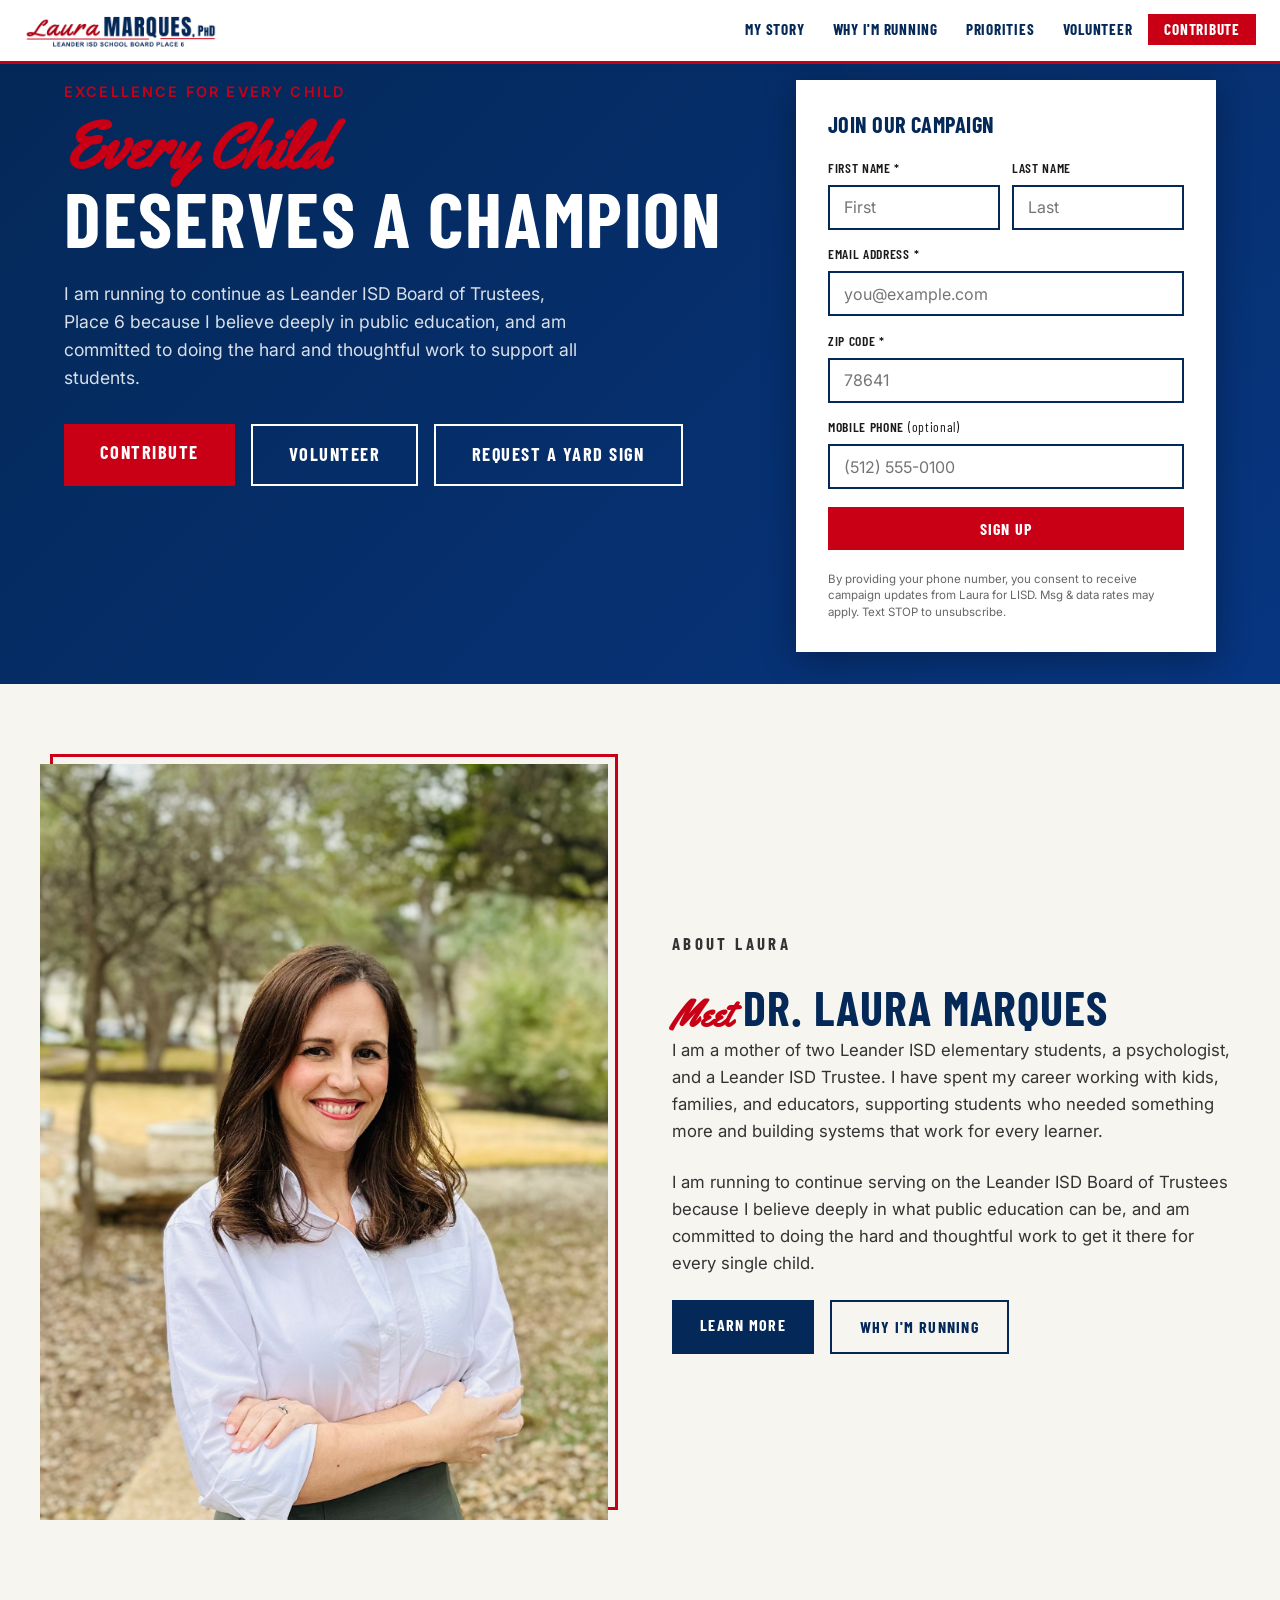
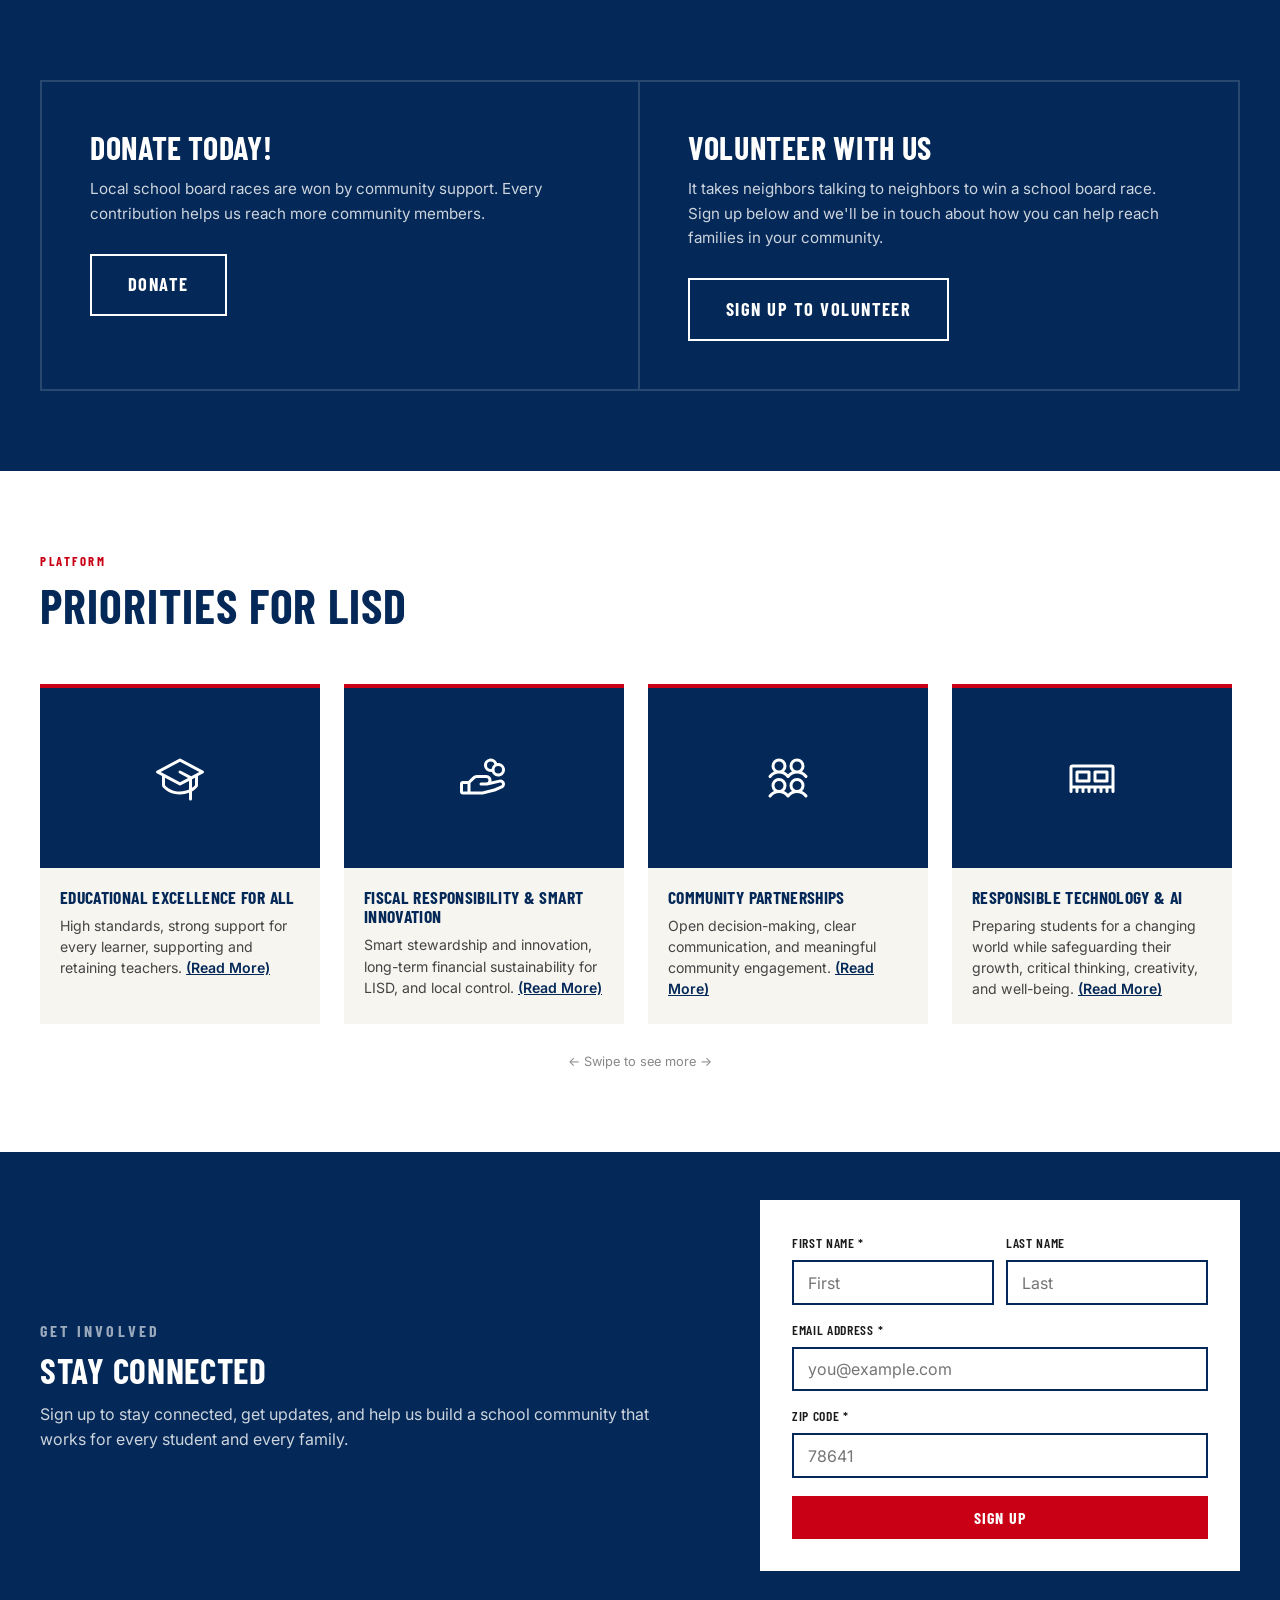
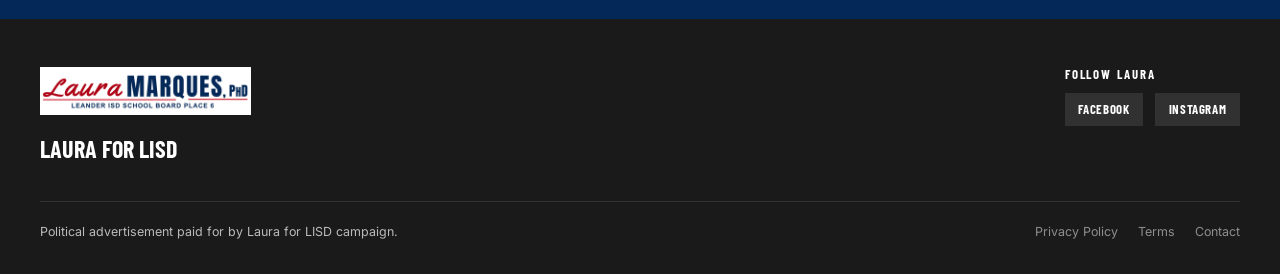
<file: index.html>
<!DOCTYPE html>
<html lang="en">
<head>
  <meta charset="UTF-8" />
  <meta name="viewport" content="width=device-width, initial-scale=1.0" />
  <title>Laura for LISD – Official Campaign Website</title>
  <meta name="description" content="Laura for LISD – Dr. Laura Marques is running for the Leander ISD Board of Trustees. She believes deeply in what public education can be for every child." />
  <meta name="google-site-verification" content="cujTYKNt8BMFRrT0r48MxcrXuKgS91-97uMrzpy28wM" />
  <link rel="stylesheet" href="styles.css" />
  <script src="posthog.js"></script>
</head>
<body>

<!-- ── HEADER ── -->
<header>
  <a href="index.html" class="header-logo">
    <img src="images/logo small.png" alt="Laura for LISD" />
  </a>
  <nav>
    <ul>
      <li><a href="meet-laura.html">My Story</a></li>
      <li><a href="why.html">Why I'm Running</a></li>
      <li><a href="priorities.html">Priorities</a></li>
      <li><a href="volunteer.html">Volunteer</a></li>
      <li><a href="https://donateway.com/donate/6EZKHtOQ/laura-for-lisd/payment" class="btn-contribute" target="_blank" rel="noopener">Contribute</a></li>
    </ul>
  </nav>
  <button class="hamburger" id="hamburger" aria-label="Open menu">
    <span></span><span></span><span></span>
  </button>
</header>

<!-- Mobile Nav -->
<nav class="mobile-nav" id="mobile-nav">
  <a href="meet-laura.html">My Story</a>
  <a href="why.html">Why I'm Running</a>
  <a href="priorities.html">Priorities</a>
  <a href="volunteer.html">Volunteer</a>
  <a href="https://donateway.com/donate/6EZKHtOQ/laura-for-lisd/payment" class="btn-contribute-mobile" target="_blank" rel="noopener">Contribute</a>
</nav>

<!-- ── HERO ── -->
<section class="hero">
  <div class="hero-bg"></div>
  <!-- Replace with real photo: <img class="hero-bg-img" src="images/hero-photo.jpg" alt="" /> -->
  <div class="hero-content">
    <div class="hero-text">
      <p class="hero-tagline">Excellence for Every Child</p>
      <h1>
        <span class="cursive-accent">Every Child</span>
        Deserves a Champion
      </h1>
      <p class="hero-sub">I am running to continue as Leander ISD Board of Trustees, Place 6 because I believe deeply in public education, and am committed to doing the hard and thoughtful work to support all students.</p>
      <div class="hero-cta">
        <a href="https://donateway.com/donate/6EZKHtOQ/laura-for-lisd/payment" class="btn btn-primary btn-lg" target="_blank" rel="noopener">Contribute</a>
        <a href="volunteer.html" class="btn btn-outline-white btn-lg">Volunteer</a>
        <a href="volunteer.html?yard_sign=1" class="btn btn-outline-white btn-lg">Request a Yard Sign</a>
      </div>
    </div>
    <div class="signup-card">
      <h3>Join Our Campaign</h3>
      <form class="signup-form" action="https://formspree.io/f/mkoekywy" method="POST">
        <div class="form-row">
          <div class="form-group">
            <label for="first-name">First Name *</label>
            <input type="text" id="first-name" name="first_name" required placeholder="First" />
          </div>
          <div class="form-group">
            <label for="last-name">Last Name</label>
            <input type="text" id="last-name" name="last_name" placeholder="Last" />
          </div>
        </div>
        <div class="form-group">
          <label for="email">Email Address *</label>
          <input type="email" id="email" name="email" required placeholder="you@example.com" />
        </div>
        <div class="form-group">
          <label for="zip">ZIP Code *</label>
          <input type="text" id="zip" name="zip" required placeholder="78641" maxlength="10" />
        </div>
        <div class="form-group">
          <label for="phone">Mobile Phone <span style="font-weight:400;text-transform:none;">(optional)</span></label>
          <input type="tel" id="phone" name="phone" placeholder="(512) 555-0100" />
        </div>
        <button type="submit" class="btn btn-primary btn-full">Sign Up</button>
        <p class="signup-disclaimer">By providing your phone number, you consent to receive campaign updates from Laura for LISD. Msg &amp; data rates may apply. Text STOP to unsubscribe.</p>
      </form>
    </div>
  </div>
</section>

<!-- ── MEET LAURA ── -->
<section class="meet-section">
  <div class="container">
    <div class="meet-grid">
      <div class="meet-img">
        <img src="images/laura bio pic.jpg" alt="Dr. Laura Marques" style="width:100%;display:block;object-fit:cover;" />
      </div>
      <div class="meet-text">
        <p class="section-label">About Laura</p>
        <h2 class="section-title">
          <span class="cursive-accent">Meet</span>
          Dr. Laura Marques
        </h2>
        <p>I am a mother of two Leander ISD elementary students, a psychologist, and a Leander ISD Trustee. I have spent my career working with kids, families, and educators, supporting students who needed something more and building systems that work for every learner.</p>

        <p>I am running to continue serving on the Leander ISD Board of Trustees because I believe deeply in what public education can be, and am committed to doing the hard and thoughtful work to get it there for every single child.</p>
        <div class="meet-ctas">
          <a href="meet-laura.html" class="btn btn-secondary">Learn More</a>
          <a href="why.html" class="btn btn-outline">Why I'm Running</a>
        </div>
      </div>
    </div>
  </div>
</section>

<!-- ── DONATE + VOLUNTEER ── -->
<section class="action-section">
  <div class="container">
    <div class="action-grid">
      <!-- Donate -->
      <div class="action-col">
        <h2>Donate Today!</h2>
        <p>Local school board races are won by community support. Every contribution helps us reach more community members.</p>
        <a href="https://donateway.com/donate/6EZKHtOQ/laura-for-lisd/payment" class="btn btn-outline-white btn-lg" target="_blank" rel="noopener">Donate</a>
      </div>
      <!-- Volunteer -->
      <div class="action-col">
        <h2>Volunteer With Us</h2>
        <p>It takes neighbors talking to neighbors to win a school board race. Sign up below and we'll be in touch about how you can help reach families in your community.</p>
        <a href="volunteer.html" class="btn btn-outline-white btn-lg">Sign Up to Volunteer</a>
      </div>
    </div>
  </div>
</section>

<!-- ── PRIORITIES FOR LISD ── -->
<section class="priorities-section">
  <div class="container">
    <div class="priorities-header">
      <div>
        <p class="section-label">Platform</p>
        <h2 class="section-title">Priorities for LISD</h2>
      </div>
    </div>

    <div class="priorities-carousel-wrap">
      <div class="priorities-carousel" id="priorities-carousel">

        <div class="priority-card">
          <div class="priority-card-img">
            <svg class="priority-icon" xmlns="http://www.w3.org/2000/svg" viewBox="0 0 256 256" fill="currentColor"><path d="M251.76,88.94l-120-64a8,8,0,0,0-7.52,0l-120,64a8,8,0,0,0,0,14.12L32,117.87v48.42a15.91,15.91,0,0,0,4.06,10.65C49.16,191.53,78.51,216,128,216a130,130,0,0,0,48-8.76V240a8,8,0,0,0,16,0V199.51a115.63,115.63,0,0,0,27.94-22.57A15.91,15.91,0,0,0,224,166.29V117.87l27.76-14.81a8,8,0,0,0,0-14.12ZM128,200c-43.27,0-68.72-21.14-80-33.71V126.4l76.24,40.66a8,8,0,0,0,7.52,0L176,143.47v46.34C163.4,195.69,147.52,200,128,200Zm80-33.75a97.83,97.83,0,0,1-16,14.25V134.93l16-8.53ZM188,118.94l-.22-.13-56-29.87a8,8,0,0,0-7.52,14.12L171,128l-43,22.93L25,96,128,41.07,231,96Z"/></svg>
          </div>
          <div class="priority-card-body">
            <h3>Educational Excellence for ALL</h3>
            <p>High standards, strong support for every learner, supporting and retaining teachers. <a href="priorities.html#priority-educational-excellence">(Read More)</a></p>
          </div>
        </div>

        <div class="priority-card">
          <div class="priority-card-img">
            <svg class="priority-icon" xmlns="http://www.w3.org/2000/svg" viewBox="0 0 256 256" fill="currentColor"><path d="M230.33,141.06a24.43,24.43,0,0,0-21.24-4.23l-41.84,9.62A28,28,0,0,0,140,112H89.94a31.82,31.82,0,0,0-22.63,9.37L44.69,144H16A16,16,0,0,0,0,160v40a16,16,0,0,0,16,16H120a7.93,7.93,0,0,0,1.94-.24l64-16a6.94,6.94,0,0,0,1.19-.4L226,182.82l.44-.2a24.6,24.6,0,0,0,3.93-41.56ZM16,160H40v40H16Zm203.43,8.21-38,16.18L119,200H56V155.31l22.63-22.62A15.86,15.86,0,0,1,89.94,128H140a12,12,0,0,1,0,24H112a8,8,0,0,0,0,16h32a8.32,8.32,0,0,0,1.79-.2l67-15.41.31-.08a8.6,8.6,0,0,1,6.3,15.9ZM164,96a36,36,0,0,0,5.9-.48,36,36,0,1,0,28.22-47A36,36,0,1,0,164,96Zm60-12a20,20,0,1,1-20-20A20,20,0,0,1,224,84ZM164,40a20,20,0,0,1,19.25,14.61,36,36,0,0,0-15,24.93A20.42,20.42,0,0,1,164,80a20,20,0,0,1,0-40Z"/></svg>
          </div>
          <div class="priority-card-body">
            <h3>Fiscal Responsibility &amp; Smart Innovation</h3>
            <p>Smart stewardship and innovation, long-term financial sustainability for LISD, and local control. <a href="priorities.html#priority-fiscal-responsibility">(Read More)</a></p>
          </div>
        </div>

        <div class="priority-card">
          <div class="priority-card-img">
            <svg class="priority-icon" xmlns="http://www.w3.org/2000/svg" viewBox="0 0 256 256" fill="currentColor"><path d="M27.2,126.4a8,8,0,0,0,11.2-1.6,52,52,0,0,1,83.2,0,8,8,0,0,0,11.2,1.59,7.73,7.73,0,0,0,1.59-1.59h0a52,52,0,0,1,83.2,0,8,8,0,0,0,12.8-9.61A67.85,67.85,0,0,0,203,93.51a40,40,0,1,0-53.94,0,67.27,67.27,0,0,0-21,14.31,67.27,67.27,0,0,0-21-14.31,40,40,0,1,0-53.94,0A67.88,67.88,0,0,0,25.6,115.2,8,8,0,0,0,27.2,126.4ZM176,40a24,24,0,1,1-24,24A24,24,0,0,1,176,40ZM80,40A24,24,0,1,1,56,64,24,24,0,0,1,80,40ZM203,197.51a40,40,0,1,0-53.94,0,67.27,67.27,0,0,0-21,14.31,67.27,67.27,0,0,0-21-14.31,40,40,0,1,0-53.94,0A67.88,67.88,0,0,0,25.6,219.2a8,8,0,1,0,12.8,9.6,52,52,0,0,1,83.2,0,8,8,0,0,0,11.2,1.59,7.73,7.73,0,0,0,1.59-1.59h0a52,52,0,0,1,83.2,0,8,8,0,0,0,12.8-9.61A67.85,67.85,0,0,0,203,197.51ZM80,144a24,24,0,1,1-24,24A24,24,0,0,1,80,144Zm96,0a24,24,0,1,1-24,24A24,24,0,0,1,176,144Z"/></svg>
          </div>
          <div class="priority-card-body">
            <h3>Community Partnerships</h3>
            <p>Open decision-making, clear communication, and meaningful community engagement. <a href="priorities.html#priority-community-partnerships">(Read More)</a></p>
          </div>
        </div>

        <div class="priority-card">
          <div class="priority-card-img">
            <svg class="priority-icon" xmlns="http://www.w3.org/2000/svg" viewBox="0 0 256 256" fill="currentColor"><path d="M232,56H24A16,16,0,0,0,8,72V200a8,8,0,0,0,16,0V184H40v16a8,8,0,0,0,16,0V184H72v16a8,8,0,0,0,16,0V184h16v16a8,8,0,0,0,16,0V184h16v16a8,8,0,0,0,16,0V184h16v16a8,8,0,0,0,16,0V184h16v16a8,8,0,0,0,16,0V184h16v16a8,8,0,0,0,16,0V72A16,16,0,0,0,232,56ZM24,72H232v96H24Zm88,80a8,8,0,0,0,8-8V96a8,8,0,0,0-8-8H48a8,8,0,0,0-8,8v48a8,8,0,0,0,8,8ZM56,104h48v32H56Zm88,48h64a8,8,0,0,0,8-8V96a8,8,0,0,0-8-8H144a8,8,0,0,0-8,8v48A8,8,0,0,0,144,152Zm8-48h48v32H152Z"/></svg>
          </div>
          <div class="priority-card-body">
            <h3>Responsible Technology &amp; AI</h3>
            <p>Preparing students for a changing world while safeguarding their growth, critical thinking, creativity, and well-being. <a href="priorities.html#priority-responsible-technology">(Read More)</a></p>
          </div>
        </div>

      </div>
      <p class="carousel-scroll-hint">← Swipe to see more →</p>
    </div>
  </div>
</section>

<!-- ── SECOND EMAIL SIGNUP ── -->
<section class="email-signup-section">
  <div class="container">
    <div class="email-signup-inner">
      <div class="email-signup-text">
        <p class="section-label" style="color:rgba(255,255,255,0.6);">Get Involved</p>
        <h2>Stay Connected</h2>
        <p>Sign up to stay connected, get updates, and help us build a school community that works for every student and every family.</p>
      </div>
      <div class="email-signup-card">
        <form class="signup-form" action="https://formspree.io/f/mkoekywy" method="POST">
          <div class="form-row">
            <div class="form-group">
              <label for="first-name-2">First Name *</label>
              <input type="text" id="first-name-2" name="first_name" required placeholder="First" />
            </div>
            <div class="form-group">
              <label for="last-name-2">Last Name</label>
              <input type="text" id="last-name-2" name="last_name" placeholder="Last" />
            </div>
          </div>
          <div class="form-group">
            <label for="email-2">Email Address *</label>
            <input type="email" id="email-2" name="email" required placeholder="you@example.com" />
          </div>
          <div class="form-group">
            <label for="zip-2">ZIP Code *</label>
            <input type="text" id="zip-2" name="zip" required placeholder="78641" maxlength="10" />
          </div>
          <button type="submit" class="btn btn-primary btn-full">Sign Up</button>
        </form>
      </div>
    </div>
  </div>
</section>

<!-- ── FOOTER ── -->
<footer>
  <div class="footer-inner">
    <div class="footer-top">
      <div>
        <a href="index.html" class="footer-logo">
          <img src="images/logo small.png" alt="Laura for LISD" />
        </a>
        <p class="footer-tagline">Laura for LISD</p>
      </div>
      <div class="footer-socials">
        <h4>Follow Laura</h4>
        <div class="social-links">
          <a href="https://www.facebook.com/profile.php?id=61587624795198" class="social-link" target="_blank" rel="noopener">Facebook</a>
          <a href="https://www.instagram.com/lauraforlisd/" class="social-link" target="_blank" rel="noopener">Instagram</a>
        </div>
      </div>
    </div>
    <div class="footer-bottom">
      <p>Political advertisement paid for by Laura for LISD campaign.</p>
      <div style="display:flex;gap:1.25rem;">
        <a href="#">Privacy Policy</a>
        <a href="#">Terms</a>
        <a href="mailto:lauraforlisd@gmail.com">Contact</a>
      </div>
    </div>
  </div>
</footer>

<script>
  const hamburger = document.getElementById('hamburger');
  const mobileNav = document.getElementById('mobile-nav');
  hamburger.addEventListener('click', () => {
    mobileNav.classList.toggle('open');
  });

  // Contribute clicks
  document.querySelectorAll('a[href*="donateway.com"]').forEach(el => {
    el.addEventListener('click', () => {
      posthog.capture('contribute_clicked', { location: el.closest('.hero') ? 'hero' : el.closest('.action-section') ? 'action_section' : 'nav' });
    });
  });

  // Social link clicks
  document.querySelectorAll('.social-link').forEach(el => {
    el.addEventListener('click', () => {
      posthog.capture('social_link_clicked', { platform: el.textContent.trim().toLowerCase() });
    });
  });

  // Email signup forms
  document.querySelectorAll('.signup-form').forEach((form, i) => {
    form.addEventListener('submit', () => {
      const email = form.querySelector('input[type="email"]').value;
      posthog.identify(email, { email });
      posthog.capture('email_signup_submitted', { page: 'index', form_position: i === 0 ? 'hero' : 'bottom' });
    });
  });
</script>

</body>
</html>
</file>
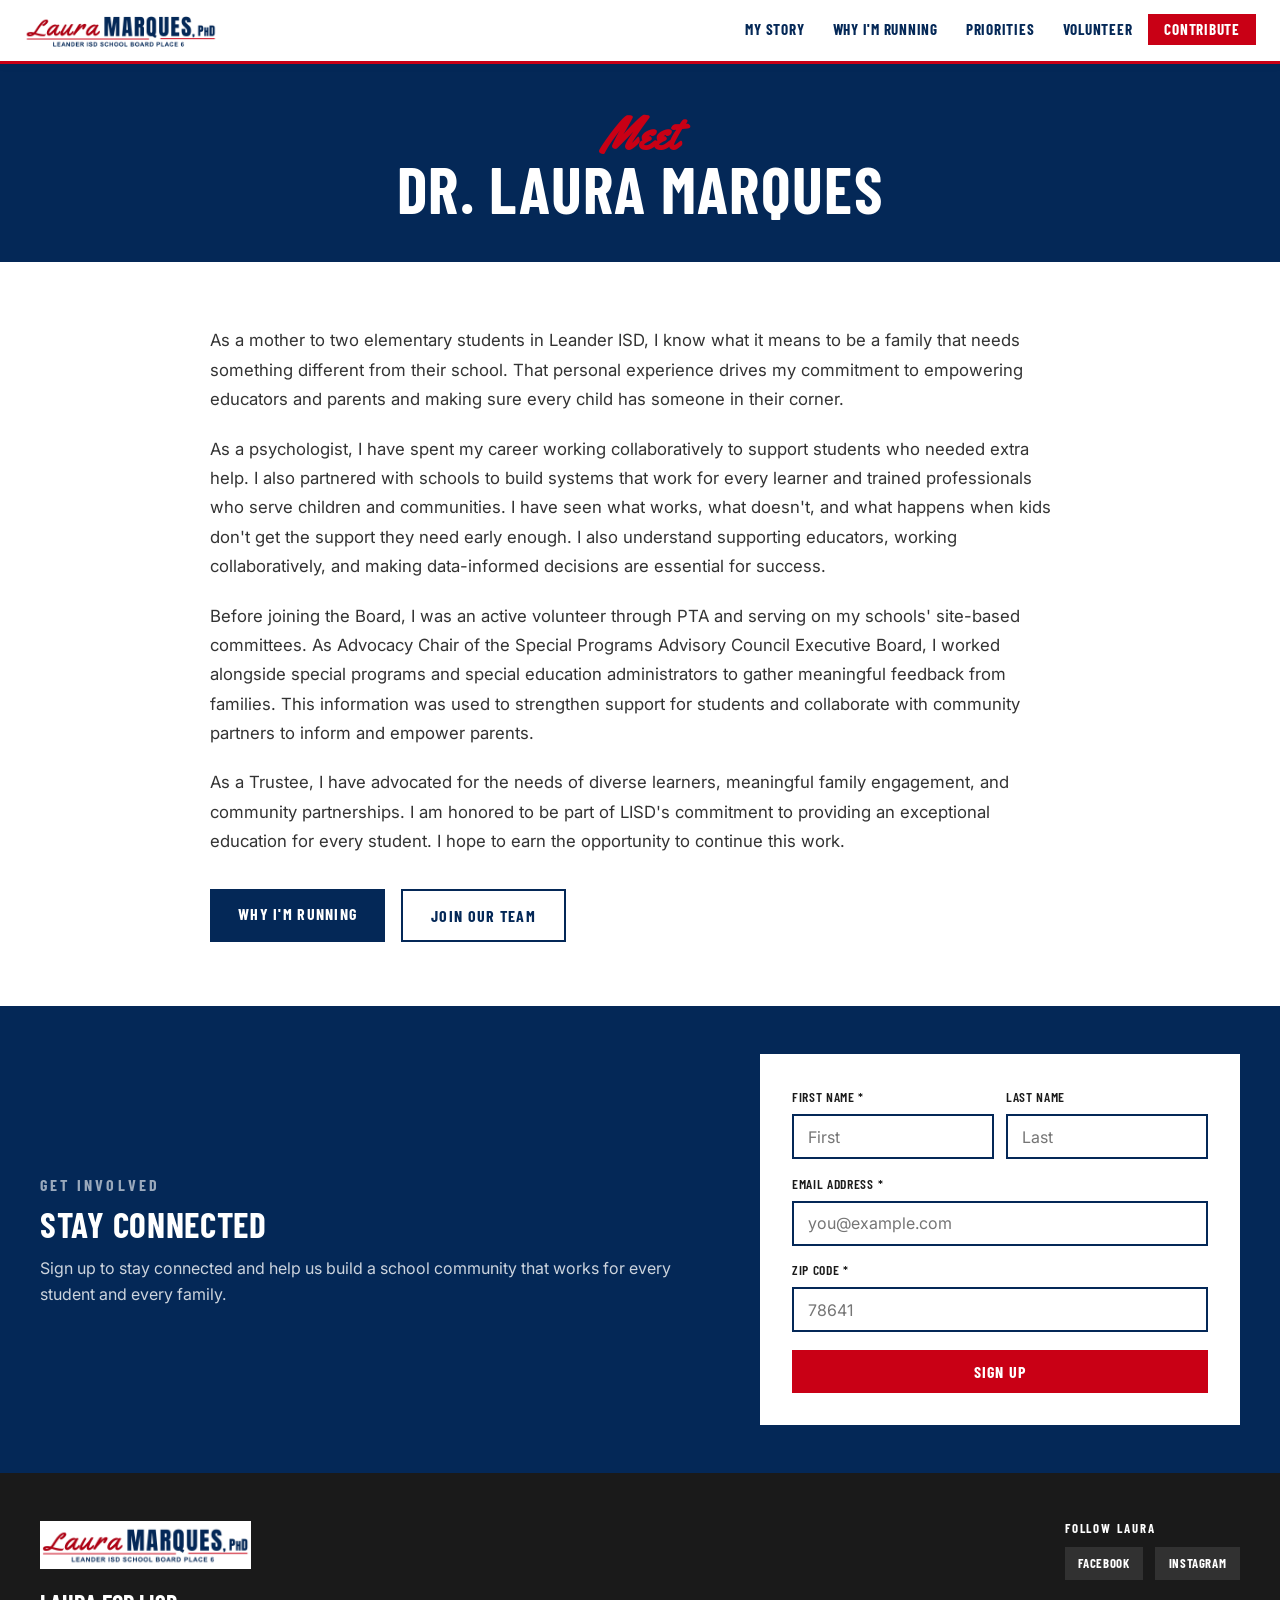
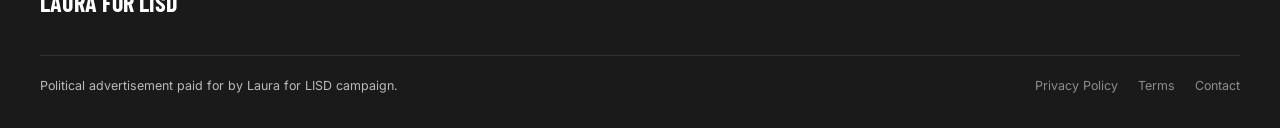
<file: meet-laura.html>
<!DOCTYPE html>
<html lang="en">
<head>
  <meta charset="UTF-8" />
  <meta name="viewport" content="width=device-width, initial-scale=1.0" />
  <title>Meet Laura – Laura for LISD</title>
  <meta name="description" content="Learn about Dr. Laura Marques — psychologist, mother, and candidate for Leander ISD Board of Trustees." />
  <link rel="stylesheet" href="styles.css" />
  <script src="posthog.js"></script>
</head>
<body>

<!-- ── HEADER ── -->
<header>
  <a href="index.html" class="header-logo">
    <img src="images/logo small.png" alt="Laura for LISD" />
  </a>
  <nav>
    <ul>
      <li><a href="meet-laura.html">My Story</a></li>
      <li><a href="why.html">Why I'm Running</a></li>
      <li><a href="priorities.html">Priorities</a></li>
      <li><a href="volunteer.html">Volunteer</a></li>
      <li><a href="https://donateway.com/donate/6EZKHtOQ/laura-for-lisd/payment" class="btn-contribute" target="_blank" rel="noopener">Contribute</a></li>
    </ul>
  </nav>
  <button class="hamburger" id="hamburger" aria-label="Open menu">
    <span></span><span></span><span></span>
  </button>
</header>
<nav class="mobile-nav" id="mobile-nav">
  <a href="meet-laura.html">My Story</a>
  <a href="why.html">Why I'm Running</a>
  <a href="priorities.html">Priorities</a>
  <a href="volunteer.html">Volunteer</a>
  <a href="https://donateway.com/donate/6EZKHtOQ/laura-for-lisd/payment" class="btn-contribute-mobile" target="_blank" rel="noopener">Contribute</a>
</nav>

<!-- ── PAGE HERO ── -->
<div class="page-hero">
  <h1>
    <span class="cursive-accent">Meet</span>
    Dr. Laura Marques
  </h1>
</div>

<!-- ── BIO ── -->
<div class="bio-page">
  <div class="bio-page-inner">

    <!-- Featured photo — re-enable when final photo is ready -->
    <!-- <img src="images/2025-38V4.jpg" alt="Dr. Laura Marques" style="width:100%;height:360px;object-fit:cover;object-position:center top;display:block;margin-bottom:2.5rem;" /> -->

    <div class="bio-body">
      <p>As a mother to two elementary students in Leander ISD, I know what it means to be a family that needs something different from their school. That personal experience drives my commitment to empowering educators and parents and making sure every child has someone in their corner.</p>

      <p>As a psychologist, I have spent my career working collaboratively to support students who needed extra help. I also partnered with schools to build systems that work for every learner and trained professionals who serve children and communities. I have seen what works, what doesn't, and what happens when kids don't get the support they need early enough. I also understand supporting educators, working collaboratively, and making data-informed decisions are essential for success.</p>

      <p>Before joining the Board, I was an active volunteer through PTA and serving on my schools' site-based committees. As Advocacy Chair of the Special Programs Advisory Council Executive Board, I worked alongside special programs and special education administrators to gather meaningful feedback from families. This information was used to strengthen support for students and collaborate with community partners to inform and empower parents.</p>

      <p>As a Trustee, I have advocated for the needs of diverse learners, meaningful family engagement, and community partnerships. I am honored to be part of LISD's commitment to providing an exceptional education for every student. I hope to earn the opportunity to continue this work.</p>

      <div class="cta-row">
        <a href="why.html" class="btn btn-secondary">Why I'm Running</a>
        <a href="volunteer.html" class="btn btn-outline">Join Our Team</a>
      </div>
    </div>
  </div>
</div>

<!-- ── SECOND EMAIL SIGNUP ── -->
<section class="email-signup-section">
  <div class="container">
    <div class="email-signup-inner">
      <div class="email-signup-text">
        <p class="section-label" style="color:rgba(255,255,255,0.6);">Get Involved</p>
        <h2>Stay Connected</h2>
        <p>Sign up to stay connected and help us build a school community that works for every student and every family.</p>
      </div>
      <div class="email-signup-card">
        <form class="signup-form" action="https://formspree.io/f/mkoekywy" method="POST">
          <div class="form-row">
            <div class="form-group">
              <label for="first-name">First Name *</label>
              <input type="text" id="first-name" name="first_name" required placeholder="First" />
            </div>
            <div class="form-group">
              <label for="last-name">Last Name</label>
              <input type="text" id="last-name" name="last_name" placeholder="Last" />
            </div>
          </div>
          <div class="form-group">
            <label for="email">Email Address *</label>
            <input type="email" id="email" name="email" required placeholder="you@example.com" />
          </div>
          <div class="form-group">
            <label for="zip">ZIP Code *</label>
            <input type="text" id="zip" name="zip" required placeholder="78641" maxlength="10" />
          </div>
          <button type="submit" class="btn btn-primary btn-full">Sign Up</button>
        </form>
      </div>
    </div>
  </div>
</section>

<!-- ── FOOTER ── -->
<footer>
  <div class="footer-inner">
    <div class="footer-top">
      <div>
        <a href="index.html" class="footer-logo">
          <img src="images/logo small.png" alt="Laura for LISD" />
        </a>
        <p class="footer-tagline">Laura for LISD</p>
      </div>
      <div class="footer-socials">
        <h4>Follow Laura</h4>
        <div class="social-links">
          <a href="https://www.facebook.com/profile.php?id=61587624795198" class="social-link" target="_blank" rel="noopener">Facebook</a>
          <a href="https://www.instagram.com/lauraforlisd/" class="social-link" target="_blank" rel="noopener">Instagram</a>
        </div>
      </div>
    </div>
    <div class="footer-bottom">
      <p>Political advertisement paid for by Laura for LISD campaign.</p>
      <div style="display:flex;gap:1.25rem;">
        <a href="#">Privacy Policy</a>
        <a href="#">Terms</a>
        <a href="mailto:lauraforlisd@gmail.com">Contact</a>
      </div>
    </div>
  </div>
</footer>

<script>
  const hamburger = document.getElementById('hamburger');
  const mobileNav = document.getElementById('mobile-nav');
  hamburger.addEventListener('click', () => mobileNav.classList.toggle('open'));

  document.querySelectorAll('a[href*="donateway.com"]').forEach(el => {
    el.addEventListener('click', () => posthog.capture('contribute_clicked', { location: 'nav' }));
  });

  document.querySelectorAll('.social-link').forEach(el => {
    el.addEventListener('click', () => posthog.capture('social_link_clicked', { platform: el.textContent.trim().toLowerCase() }));
  });

  document.querySelector('.signup-form').addEventListener('submit', function() {
    const email = this.querySelector('input[type="email"]').value;
    posthog.identify(email, { email });
    posthog.capture('email_signup_submitted', { page: 'meet-laura' });
  });
</script>
</body>
</html>
</file>
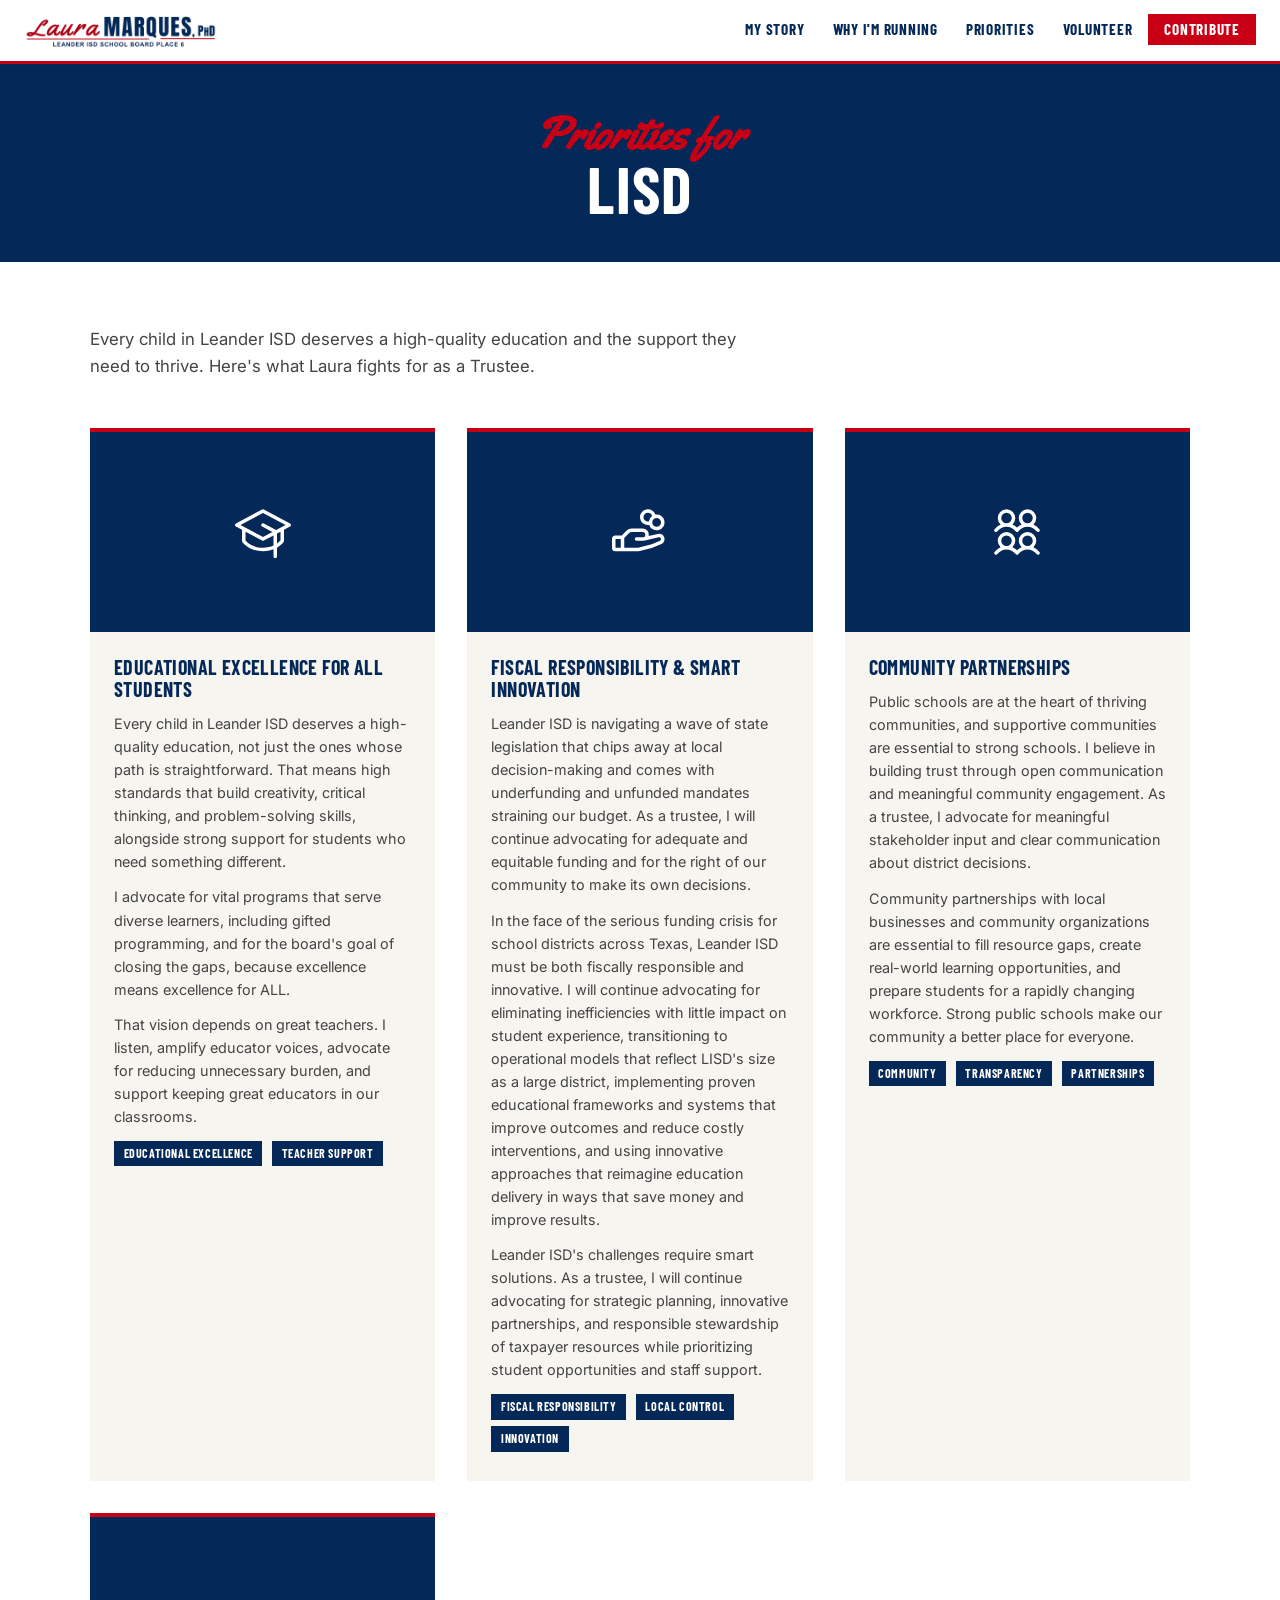
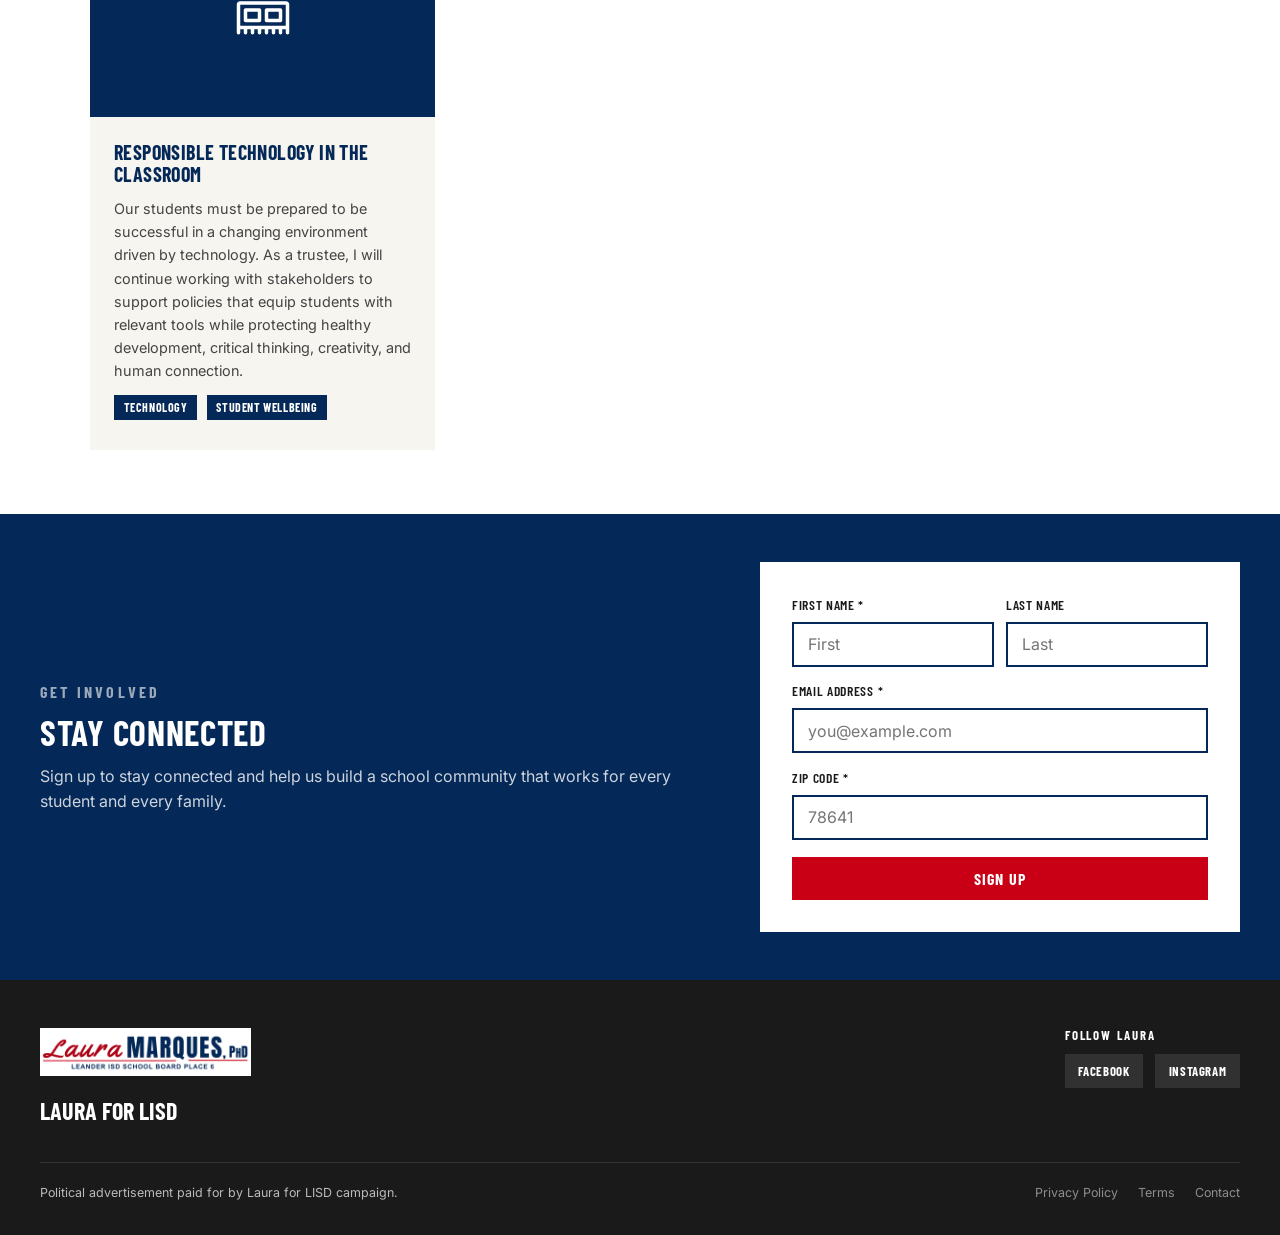
<file: priorities.html>
<!DOCTYPE html>
<html lang="en">
<head>
  <meta charset="UTF-8" />
  <meta name="viewport" content="width=device-width, initial-scale=1.0" />
  <title>Priorities – Laura for LISD</title>
  <meta name="description" content="Dr. Laura Marques's platform: Excellence for Every Child in Leander ISD." />
  <link rel="stylesheet" href="styles.css" />
  <script src="posthog.js"></script>
</head>
<body>

<!-- ── HEADER ── -->
<header>
  <a href="index.html" class="header-logo">
    <img src="images/logo small.png" alt="Laura for LISD" />
  </a>
  <nav>
    <ul>
      <li><a href="meet-laura.html">My Story</a></li>
      <li><a href="why.html">Why I'm Running</a></li>
      <li><a href="priorities.html">Priorities</a></li>
      <li><a href="volunteer.html">Volunteer</a></li>
      <li><a href="https://donateway.com/donate/6EZKHtOQ/laura-for-lisd/payment" class="btn-contribute" target="_blank" rel="noopener">Contribute</a></li>
    </ul>
  </nav>
  <button class="hamburger" id="hamburger" aria-label="Open menu">
    <span></span><span></span><span></span>
  </button>
</header>
<nav class="mobile-nav" id="mobile-nav">
  <a href="meet-laura.html">My Story</a>
  <a href="why.html">Why I'm Running</a>
  <a href="priorities.html">Priorities</a>
  <a href="volunteer.html">Volunteer</a>
  <a href="https://donateway.com/donate/6EZKHtOQ/laura-for-lisd/payment" class="btn-contribute-mobile" target="_blank" rel="noopener">Contribute</a>
</nav>

<!-- ── PAGE HERO ── -->
<div class="page-hero">
  <h1>
    <span class="cursive-accent">Priorities for</span>
    LISD
  </h1>
</div>

<!-- ── PRIORITIES PAGE ── -->
<div class="priorities-page">
  <div class="priorities-page-inner">

    <p class="priorities-page-intro">
      Every child in Leander ISD deserves a high-quality education and the support they need to thrive. Here's what Laura fights for as a Trustee.
    </p>

    <div class="priorities-grid">

      <!-- 1 -->
      <div class="priority-full-card" id="priority-educational-excellence">
        <div class="priority-full-card-img">
          <svg class="priority-icon" xmlns="http://www.w3.org/2000/svg" viewBox="0 0 256 256" fill="currentColor"><path d="M251.76,88.94l-120-64a8,8,0,0,0-7.52,0l-120,64a8,8,0,0,0,0,14.12L32,117.87v48.42a15.91,15.91,0,0,0,4.06,10.65C49.16,191.53,78.51,216,128,216a130,130,0,0,0,48-8.76V240a8,8,0,0,0,16,0V199.51a115.63,115.63,0,0,0,27.94-22.57A15.91,15.91,0,0,0,224,166.29V117.87l27.76-14.81a8,8,0,0,0,0-14.12ZM128,200c-43.27,0-68.72-21.14-80-33.71V126.4l76.24,40.66a8,8,0,0,0,7.52,0L176,143.47v46.34C163.4,195.69,147.52,200,128,200Zm80-33.75a97.83,97.83,0,0,1-16,14.25V134.93l16-8.53ZM188,118.94l-.22-.13-56-29.87a8,8,0,0,0-7.52,14.12L171,128l-43,22.93L25,96,128,41.07,231,96Z"/></svg>
        </div>
        <div class="priority-full-card-body">
          <h3>Educational Excellence for ALL Students</h3>
          <p>Every child in Leander ISD deserves a high-quality education, not just the ones whose path is straightforward. That means high standards that build creativity, critical thinking, and problem-solving skills, alongside strong support for students who need something different.</p>
          <p>I advocate for vital programs that serve diverse learners, including gifted programming, and for the board's goal of closing the gaps, because excellence means excellence for ALL.</p>
          <p>That vision depends on great teachers. I listen, amplify educator voices, advocate for reducing unnecessary burden, and support keeping great educators in our classrooms.</p>
          <span class="priority-tag">Educational Excellence</span>
          <span class="priority-tag">Teacher Support</span>
        </div>
      </div>

      <!-- 2 -->
      <div class="priority-full-card" id="priority-fiscal-responsibility">
        <div class="priority-full-card-img">
          <svg class="priority-icon" xmlns="http://www.w3.org/2000/svg" viewBox="0 0 256 256" fill="currentColor"><path d="M230.33,141.06a24.43,24.43,0,0,0-21.24-4.23l-41.84,9.62A28,28,0,0,0,140,112H89.94a31.82,31.82,0,0,0-22.63,9.37L44.69,144H16A16,16,0,0,0,0,160v40a16,16,0,0,0,16,16H120a7.93,7.93,0,0,0,1.94-.24l64-16a6.94,6.94,0,0,0,1.19-.4L226,182.82l.44-.2a24.6,24.6,0,0,0,3.93-41.56ZM16,160H40v40H16Zm203.43,8.21-38,16.18L119,200H56V155.31l22.63-22.62A15.86,15.86,0,0,1,89.94,128H140a12,12,0,0,1,0,24H112a8,8,0,0,0,0,16h32a8.32,8.32,0,0,0,1.79-.2l67-15.41.31-.08a8.6,8.6,0,0,1,6.3,15.9ZM164,96a36,36,0,0,0,5.9-.48,36,36,0,1,0,28.22-47A36,36,0,1,0,164,96Zm60-12a20,20,0,1,1-20-20A20,20,0,0,1,224,84ZM164,40a20,20,0,0,1,19.25,14.61,36,36,0,0,0-15,24.93A20.42,20.42,0,0,1,164,80a20,20,0,0,1,0-40Z"/></svg>
        </div>
        <div class="priority-full-card-body">
          <h3>Fiscal Responsibility &amp; Smart Innovation</h3>
          <p>Leander ISD is navigating a wave of state legislation that chips away at local decision-making and comes with underfunding and unfunded mandates straining our budget. As a trustee, I will continue advocating for adequate and equitable funding and for the right of our community to make its own decisions.</p>
          <p>In the face of the serious funding crisis for school districts across Texas, Leander ISD must be both fiscally responsible and innovative. I will continue advocating for eliminating inefficiencies with little impact on student experience, transitioning to operational models that reflect LISD's size as a large district, implementing proven educational frameworks and systems that improve outcomes and reduce costly interventions, and using innovative approaches that reimagine education delivery in ways that save money and improve results.</p>
          <p>Leander ISD's challenges require smart solutions. As a trustee, I will continue advocating for strategic planning, innovative partnerships, and responsible stewardship of taxpayer resources while prioritizing student opportunities and staff support.</p>
          <span class="priority-tag">Fiscal Responsibility</span>
          <span class="priority-tag">Local Control</span>
          <span class="priority-tag">Innovation</span>
        </div>
      </div>

      <!-- 3 -->
      <div class="priority-full-card" id="priority-community-partnerships">
        <div class="priority-full-card-img">
          <svg class="priority-icon" xmlns="http://www.w3.org/2000/svg" viewBox="0 0 256 256" fill="currentColor"><path d="M27.2,126.4a8,8,0,0,0,11.2-1.6,52,52,0,0,1,83.2,0,8,8,0,0,0,11.2,1.59,7.73,7.73,0,0,0,1.59-1.59h0a52,52,0,0,1,83.2,0,8,8,0,0,0,12.8-9.61A67.85,67.85,0,0,0,203,93.51a40,40,0,1,0-53.94,0,67.27,67.27,0,0,0-21,14.31,67.27,67.27,0,0,0-21-14.31,40,40,0,1,0-53.94,0A67.88,67.88,0,0,0,25.6,115.2,8,8,0,0,0,27.2,126.4ZM176,40a24,24,0,1,1-24,24A24,24,0,0,1,176,40ZM80,40A24,24,0,1,1,56,64,24,24,0,0,1,80,40ZM203,197.51a40,40,0,1,0-53.94,0,67.27,67.27,0,0,0-21,14.31,67.27,67.27,0,0,0-21-14.31,40,40,0,1,0-53.94,0A67.88,67.88,0,0,0,25.6,219.2a8,8,0,1,0,12.8,9.6,52,52,0,0,1,83.2,0,8,8,0,0,0,11.2,1.59,7.73,7.73,0,0,0,1.59-1.59h0a52,52,0,0,1,83.2,0,8,8,0,0,0,12.8-9.61A67.85,67.85,0,0,0,203,197.51ZM80,144a24,24,0,1,1-24,24A24,24,0,0,1,80,144Zm96,0a24,24,0,1,1-24,24A24,24,0,0,1,176,144Z"/></svg>
        </div>
        <div class="priority-full-card-body">
          <h3>Community Partnerships</h3>
          <p>Public schools are at the heart of thriving communities, and supportive communities are essential to strong schools. I believe in building trust through open communication and meaningful community engagement. As a trustee, I advocate for meaningful stakeholder input and clear communication about district decisions.</p>
          <p>Community partnerships with local businesses and community organizations are essential to fill resource gaps, create real-world learning opportunities, and prepare students for a rapidly changing workforce. Strong public schools make our community a better place for everyone.</p>
          <span class="priority-tag">Community</span>
          <span class="priority-tag">Transparency</span>
          <span class="priority-tag">Partnerships</span>
        </div>
      </div>

      <!-- 4 -->
      <div class="priority-full-card" id="priority-responsible-technology">
        <div class="priority-full-card-img">
          <svg class="priority-icon" xmlns="http://www.w3.org/2000/svg" viewBox="0 0 256 256" fill="currentColor"><path d="M232,56H24A16,16,0,0,0,8,72V200a8,8,0,0,0,16,0V184H40v16a8,8,0,0,0,16,0V184H72v16a8,8,0,0,0,16,0V184h16v16a8,8,0,0,0,16,0V184h16v16a8,8,0,0,0,16,0V184h16v16a8,8,0,0,0,16,0V184h16v16a8,8,0,0,0,16,0V184h16v16a8,8,0,0,0,16,0V72A16,16,0,0,0,232,56ZM24,72H232v96H24Zm88,80a8,8,0,0,0,8-8V96a8,8,0,0,0-8-8H48a8,8,0,0,0-8,8v48a8,8,0,0,0,8,8ZM56,104h48v32H56Zm88,48h64a8,8,0,0,0,8-8V96a8,8,0,0,0-8-8H144a8,8,0,0,0-8,8v48A8,8,0,0,0,144,152Zm8-48h48v32H152Z"/></svg>
        </div>
        <div class="priority-full-card-body">
          <h3>Responsible Technology in the Classroom</h3>
          <p>Our students must be prepared to be successful in a changing environment driven by technology. As a trustee, I will continue working with stakeholders to support policies that equip students with relevant tools while protecting healthy development, critical thinking, creativity, and human connection.</p>
          <span class="priority-tag">Technology</span>
          <span class="priority-tag">Student Wellbeing</span>
        </div>
      </div>

    </div>
  </div>
</div>

<!-- ── SECOND EMAIL SIGNUP ── -->
<section class="email-signup-section">
  <div class="container">
    <div class="email-signup-inner">
      <div class="email-signup-text">
        <p class="section-label" style="color:rgba(255,255,255,0.6);">Get Involved</p>
        <h2>Stay Connected</h2>
        <p>Sign up to stay connected and help us build a school community that works for every student and every family.</p>
      </div>
      <div class="email-signup-card">
        <form class="signup-form" action="https://formspree.io/f/mkoekywy" method="POST">
          <div class="form-row">
            <div class="form-group">
              <label for="first-name">First Name *</label>
              <input type="text" id="first-name" name="first_name" required placeholder="First" />
            </div>
            <div class="form-group">
              <label for="last-name">Last Name</label>
              <input type="text" id="last-name" name="last_name" placeholder="Last" />
            </div>
          </div>
          <div class="form-group">
            <label for="email">Email Address *</label>
            <input type="email" id="email" name="email" required placeholder="you@example.com" />
          </div>
          <div class="form-group">
            <label for="zip">ZIP Code *</label>
            <input type="text" id="zip" name="zip" required placeholder="78641" maxlength="10" />
          </div>
          <button type="submit" class="btn btn-primary btn-full">Sign Up</button>
        </form>
      </div>
    </div>
  </div>
</section>

<!-- ── FOOTER ── -->
<footer>
  <div class="footer-inner">
    <div class="footer-top">
      <div>
        <a href="index.html" class="footer-logo">
          <img src="images/logo small.png" alt="Laura for LISD" />
        </a>
        <p class="footer-tagline">Laura for LISD</p>
      </div>
      <div class="footer-socials">
        <h4>Follow Laura</h4>
        <div class="social-links">
          <a href="https://www.facebook.com/profile.php?id=61587624795198" class="social-link" target="_blank" rel="noopener">Facebook</a>
          <a href="https://www.instagram.com/lauraforlisd/" class="social-link" target="_blank" rel="noopener">Instagram</a>
        </div>
      </div>
    </div>
    <div class="footer-bottom">
      <p>Political advertisement paid for by Laura for LISD campaign.</p>
      <div style="display:flex;gap:1.25rem;">
        <a href="#">Privacy Policy</a>
        <a href="#">Terms</a>
        <a href="mailto:lauraforlisd@gmail.com">Contact</a>
      </div>
    </div>
  </div>
</footer>

<script>
  const hamburger = document.getElementById('hamburger');
  const mobileNav = document.getElementById('mobile-nav');
  hamburger.addEventListener('click', () => mobileNav.classList.toggle('open'));

  document.querySelectorAll('a[href*="donateway.com"]').forEach(el => {
    el.addEventListener('click', () => posthog.capture('contribute_clicked', { location: 'nav' }));
  });

  document.querySelectorAll('.social-link').forEach(el => {
    el.addEventListener('click', () => posthog.capture('social_link_clicked', { platform: el.textContent.trim().toLowerCase() }));
  });

  document.querySelector('.signup-form').addEventListener('submit', function() {
    const email = this.querySelector('input[type="email"]').value;
    posthog.identify(email, { email });
    posthog.capture('email_signup_submitted', { page: 'priorities' });
  });
</script>
</body>
</html>
</file>
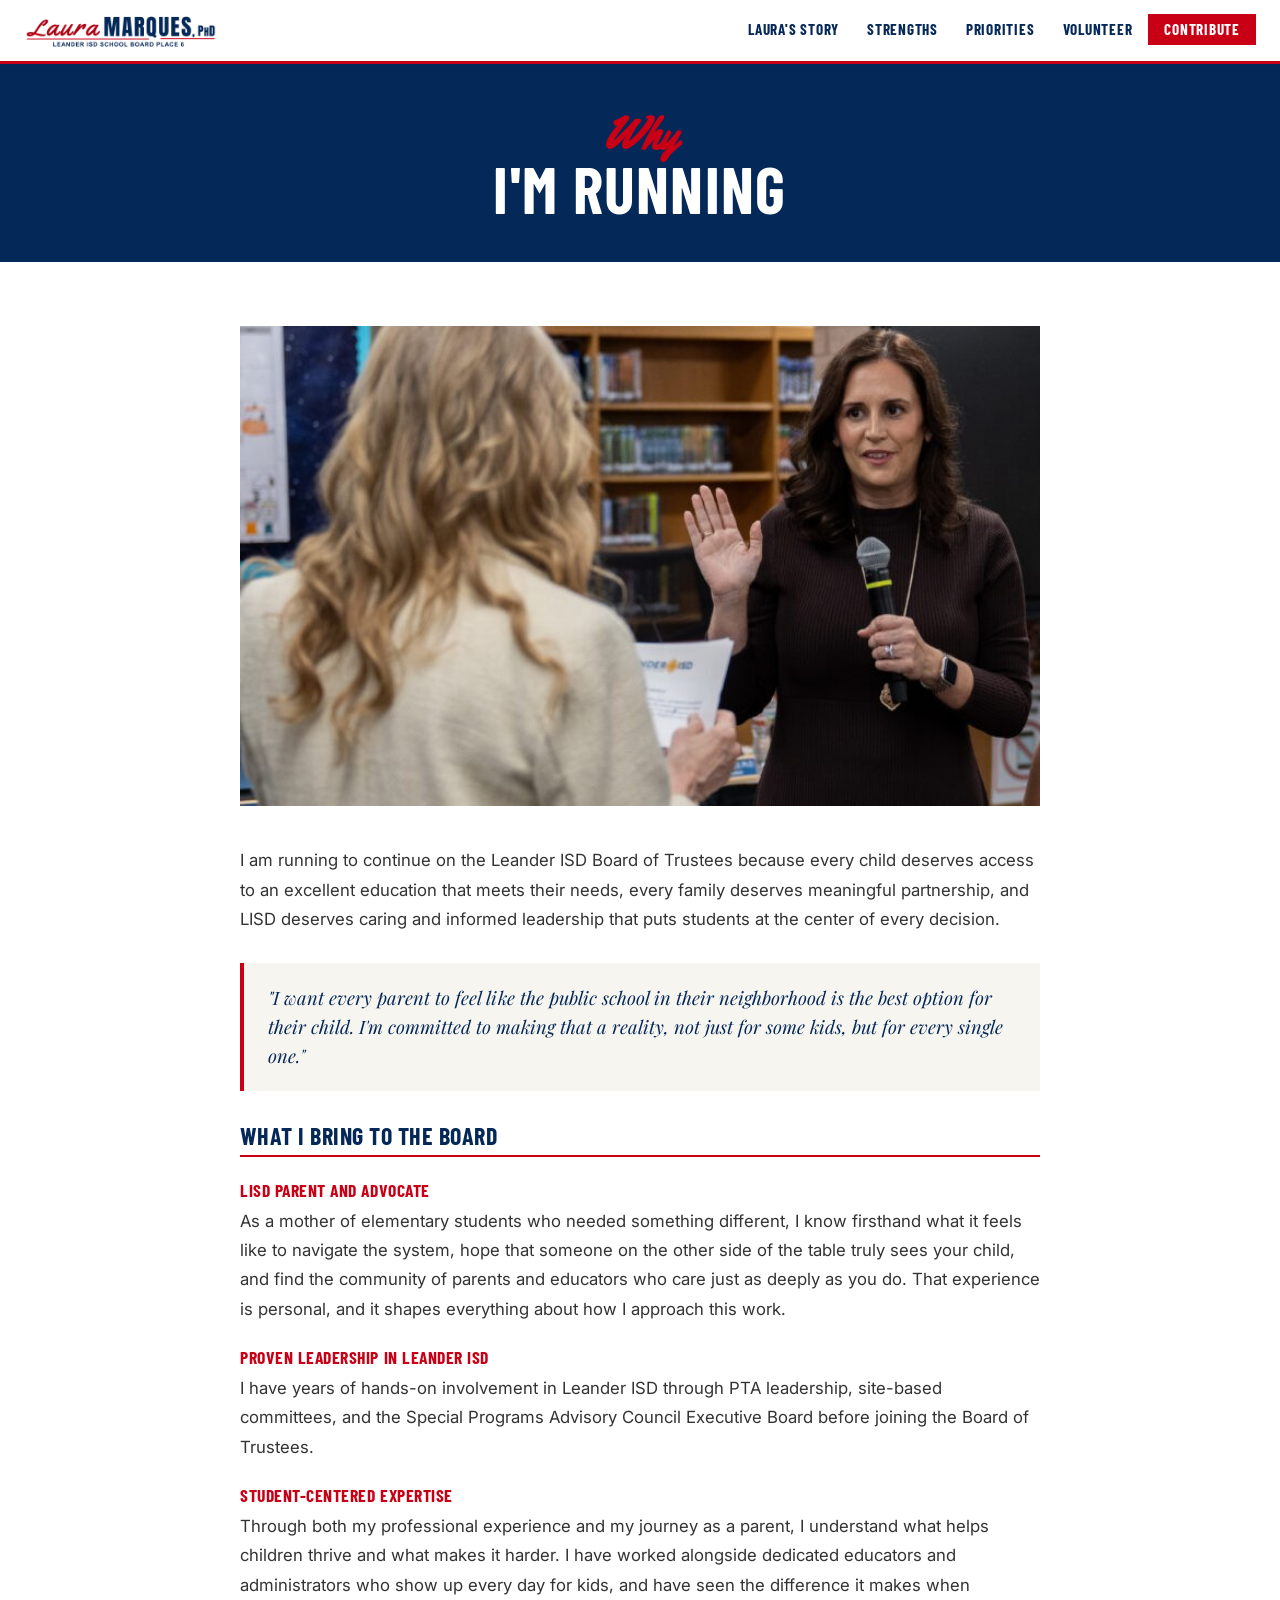
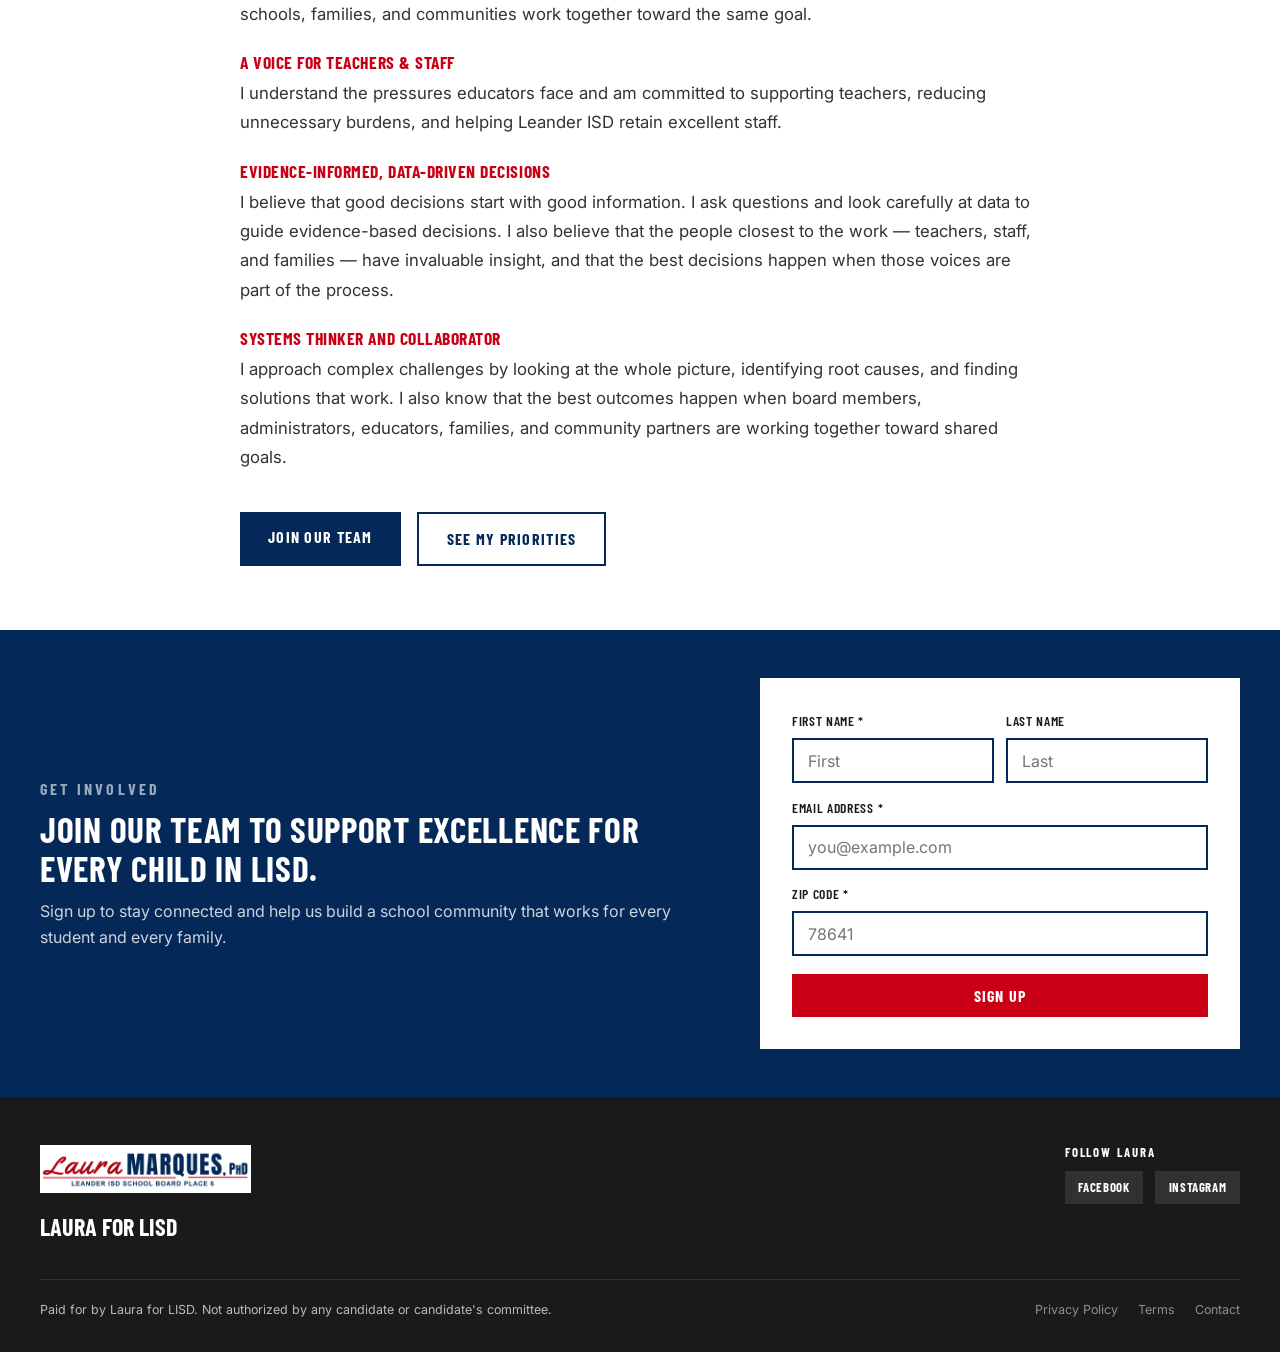
<file: strengths.html>
<!DOCTYPE html>
<html lang="en">
<head>
  <meta charset="UTF-8" />
  <meta name="viewport" content="width=device-width, initial-scale=1.0" />
  <title>Strengths – Laura for LISD</title>
  <meta name="description" content="Why Dr. Laura Marques is running for the Leander ISD Board of Trustees." />
  <link rel="stylesheet" href="styles.css" />
</head>
<body>

<!-- ── HEADER ── -->
<header>
  <a href="index.html" class="header-logo">
    <img src="images/logo small.png" alt="Laura for LISD" />
  </a>
  <nav>
    <ul>
      <li><a href="meet-laura.html">Laura's Story</a></li>
      <li><a href="strengths.html">Strengths</a></li>
      <li><a href="priorities.html">Priorities</a></li>
      <li><a href="volunteer.html">Volunteer</a></li>
      <li><a href="https://donateway.com/donate/6EZKHtOQ/laura-for-lisd/payment" class="btn-contribute" target="_blank" rel="noopener">Contribute</a></li>
    </ul>
  </nav>
  <button class="hamburger" id="hamburger" aria-label="Open menu">
    <span></span><span></span><span></span>
  </button>
</header>
<nav class="mobile-nav" id="mobile-nav">
  <a href="meet-laura.html">Laura's Story</a>
  <a href="strengths.html">Strengths</a>
  <a href="priorities.html">Priorities</a>
  <a href="volunteer.html">Volunteer</a>
  <a href="https://donateway.com/donate/6EZKHtOQ/laura-for-lisd/payment" class="btn-contribute-mobile" target="_blank" rel="noopener">Contribute</a>
</nav>

<!-- ── PAGE HERO ── -->
<div class="page-hero">
  <h1>
    <span class="cursive-accent">Why</span>
    I'm Running
  </h1>
</div>

<!-- ── STRENGTHS BODY ── -->
<div class="strengths-body">
  <div class="strengths-inner">

    <img src="images/laura swear - crop.jpg" alt="Dr. Laura Marques being sworn in" style="width:100%;max-height:480px;object-fit:cover;object-position:center top;display:block;margin-bottom:2.5rem;" />

    <p>I am running to continue on the Leander ISD Board of Trustees because every child deserves access to an excellent education that meets their needs, every family deserves meaningful partnership, and LISD deserves caring and informed leadership that puts students at the center of every decision.</p>

    <blockquote class="strengths-quote">"I want every parent to feel like the public school in their neighborhood is the best option for their child. I'm committed to making that a reality, not just for some kids, but for every single one."</blockquote>

    <h3 class="strengths-subhead">What I Bring to the Board</h3>

    <h4 class="strengths-subhead-sm">LISD Parent and Advocate</h4>
    <p>As a mother of elementary students who needed something different, I know firsthand what it feels like to navigate the system, hope that someone on the other side of the table truly sees your child, and find the community of parents and educators who care just as deeply as you do. That experience is personal, and it shapes everything about how I approach this work.</p>

    <h4 class="strengths-subhead-sm">Proven Leadership in Leander ISD</h4>
    <p>I have years of hands-on involvement in Leander ISD through PTA leadership, site-based committees, and the Special Programs Advisory Council Executive Board before joining the Board of Trustees.</p>

    <h4 class="strengths-subhead-sm">Student-Centered Expertise</h4>
    <p>Through both my professional experience and my journey as a parent, I understand what helps children thrive and what makes it harder. I have worked alongside dedicated educators and administrators who show up every day for kids, and have seen the difference it makes when schools, families, and communities work together toward the same goal.</p>

    <h4 class="strengths-subhead-sm">A Voice for Teachers &amp; Staff</h4>
    <p>I understand the pressures educators face and am committed to supporting teachers, reducing unnecessary burdens, and helping Leander ISD retain excellent staff.</p>

    <h4 class="strengths-subhead-sm">Evidence-Informed, Data-Driven Decisions</h4>
    <p>I believe that good decisions start with good information. I ask questions and look carefully at data to guide evidence-based decisions. I also believe that the people closest to the work — teachers, staff, and families — have invaluable insight, and that the best decisions happen when those voices are part of the process.</p>

    <h4 class="strengths-subhead-sm">Systems Thinker and Collaborator</h4>
    <p>I approach complex challenges by looking at the whole picture, identifying root causes, and finding solutions that work. I also know that the best outcomes happen when board members, administrators, educators, families, and community partners are working together toward shared goals.</p>

    <div class="cta-row">
      <a href="volunteer.html" class="btn btn-secondary">Join Our Team</a>
      <a href="priorities.html" class="btn btn-outline">See My Priorities</a>
    </div>
  </div>
</div>

<!-- ── SECOND EMAIL SIGNUP ── -->
<section class="email-signup-section">
  <div class="container">
    <div class="email-signup-inner">
      <div class="email-signup-text">
        <p class="section-label" style="color:rgba(255,255,255,0.6);">Get Involved</p>
        <h2>Join Our Team to Support Excellence for Every Child in LISD.</h2>
        <p>Sign up to stay connected and help us build a school community that works for every student and every family.</p>
      </div>
      <div class="email-signup-card">
        <form class="signup-form" onsubmit="return false;">
          <div class="form-row">
            <div class="form-group">
              <label for="first-name">First Name *</label>
              <input type="text" id="first-name" name="first_name" required placeholder="First" />
            </div>
            <div class="form-group">
              <label for="last-name">Last Name</label>
              <input type="text" id="last-name" name="last_name" placeholder="Last" />
            </div>
          </div>
          <div class="form-group">
            <label for="email">Email Address *</label>
            <input type="email" id="email" name="email" required placeholder="you@example.com" />
          </div>
          <div class="form-group">
            <label for="zip">ZIP Code *</label>
            <input type="text" id="zip" name="zip" required placeholder="78641" maxlength="10" />
          </div>
          <button type="submit" class="btn btn-primary btn-full">Sign Up</button>
        </form>
      </div>
    </div>
  </div>
</section>

<!-- ── FOOTER ── -->
<footer>
  <div class="footer-inner">
    <div class="footer-top">
      <div>
        <a href="index.html" class="footer-logo">
          <img src="images/logo small.png" alt="Laura for LISD" />
        </a>
        <p class="footer-tagline">Laura for LISD</p>
      </div>
      <div class="footer-socials">
        <h4>Follow Laura</h4>
        <div class="social-links">
          <a href="https://www.facebook.com/profile.php?id=61587624795198" class="social-link" target="_blank" rel="noopener">Facebook</a>
          <a href="https://www.instagram.com/lauraforlisd/" class="social-link" target="_blank" rel="noopener">Instagram</a>
        </div>
      </div>
    </div>
    <div class="footer-bottom">
      <p>Paid for by Laura for LISD. Not authorized by any candidate or candidate's committee.</p>
      <div style="display:flex;gap:1.25rem;">
        <a href="#">Privacy Policy</a>
        <a href="#">Terms</a>
        <a href="mailto:info@laurforlisd.com">Contact</a>
      </div>
    </div>
  </div>
</footer>

<script>
  const hamburger = document.getElementById('hamburger');
  const mobileNav = document.getElementById('mobile-nav');
  hamburger.addEventListener('click', () => mobileNav.classList.toggle('open'));
</script>
</body>
</html>
</file>
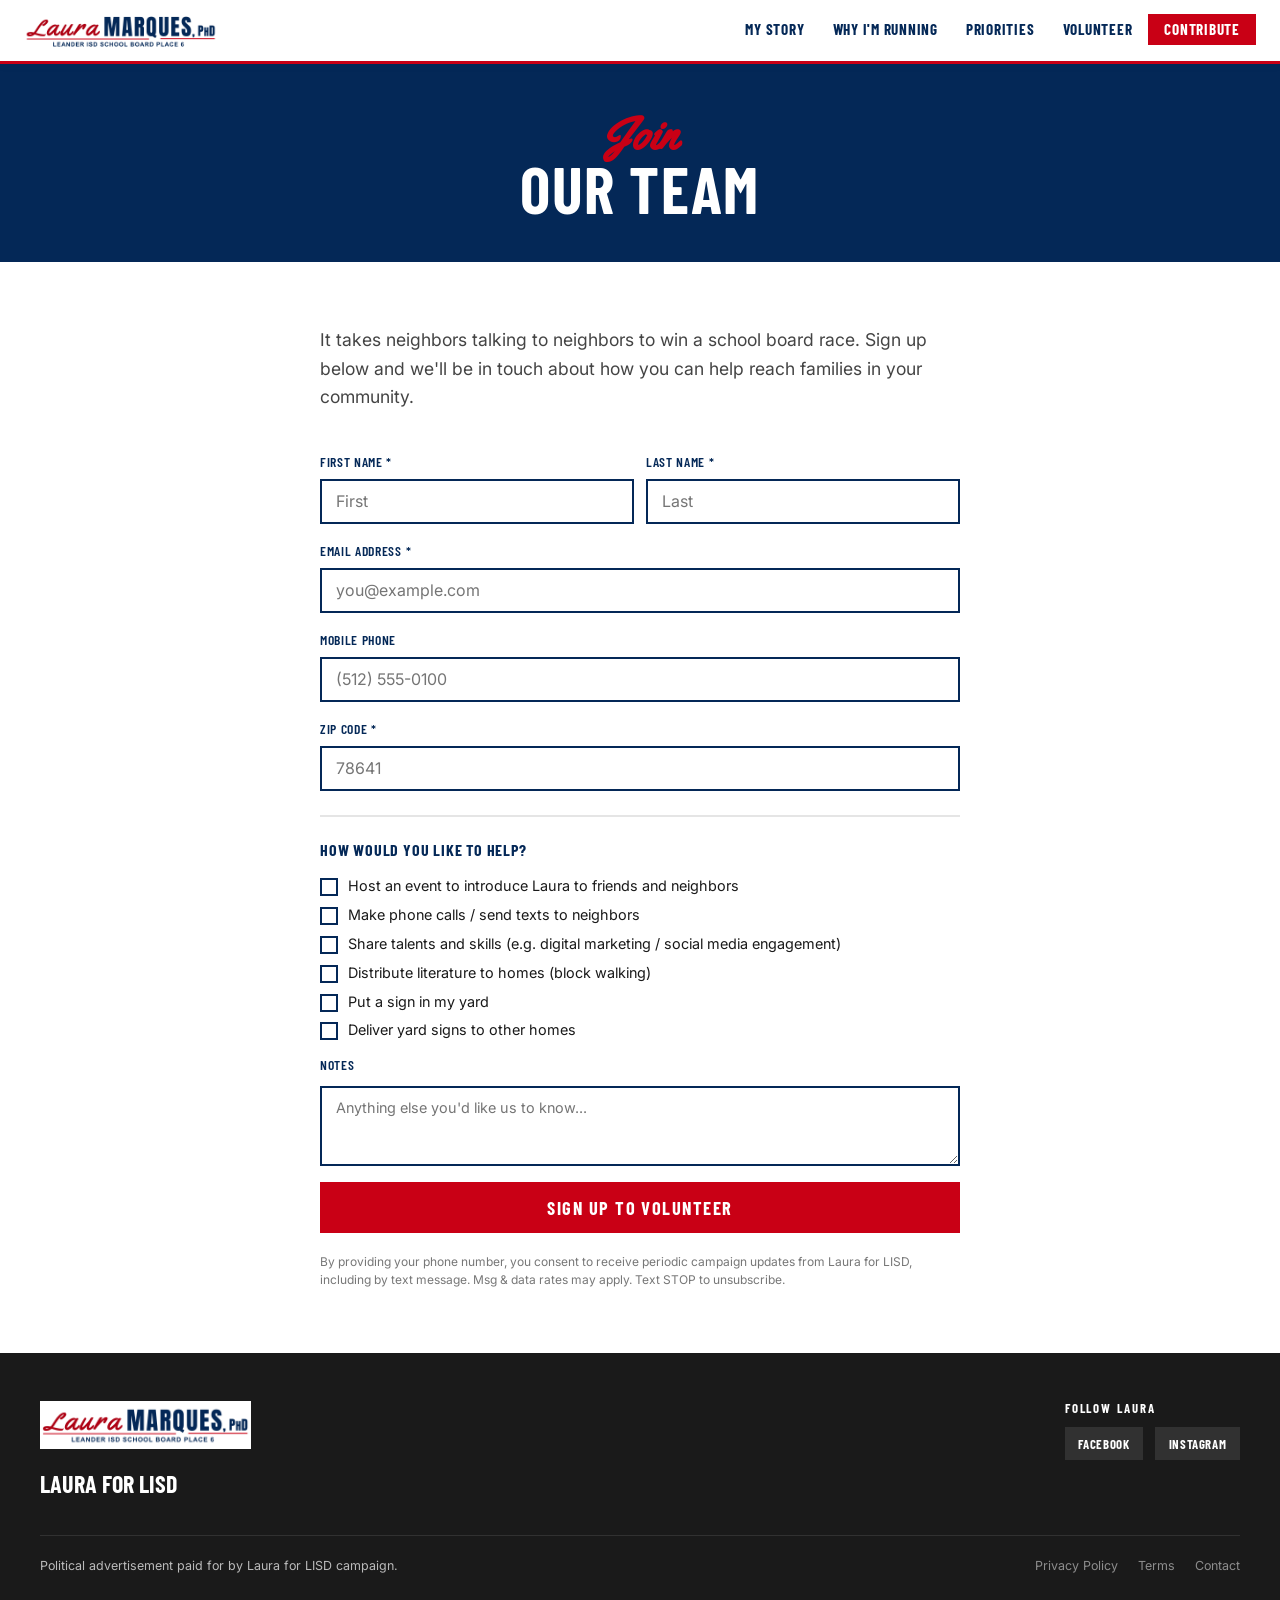
<file: volunteer.html>
<!DOCTYPE html>
<html lang="en">
<head>
  <meta charset="UTF-8" />
  <meta name="viewport" content="width=device-width, initial-scale=1.0" />
  <title>Volunteer – Laura for LISD</title>
  <meta name="description" content="Sign up to volunteer for Dr. Laura Marques's campaign for Leander ISD Board of Trustees." />
  <link rel="stylesheet" href="styles.css" />
  <script src="posthog.js"></script>
</head>
<body>

<!-- ── HEADER ── -->
<header>
  <a href="index.html" class="header-logo">
    <img src="images/logo small.png" alt="Laura for LISD" />
  </a>
  <nav>
    <ul>
      <li><a href="meet-laura.html">My Story</a></li>
      <li><a href="why.html">Why I'm Running</a></li>
      <li><a href="priorities.html">Priorities</a></li>
      <li><a href="volunteer.html">Volunteer</a></li>
      <li><a href="https://donateway.com/donate/6EZKHtOQ/laura-for-lisd/payment" class="btn-contribute" target="_blank" rel="noopener">Contribute</a></li>
    </ul>
  </nav>
  <button class="hamburger" id="hamburger" aria-label="Open menu">
    <span></span><span></span><span></span>
  </button>
</header>
<nav class="mobile-nav" id="mobile-nav">
  <a href="meet-laura.html">My Story</a>
  <a href="why.html">Why I'm Running</a>
  <a href="priorities.html">Priorities</a>
  <a href="volunteer.html">Volunteer</a>
  <a href="https://donateway.com/donate/6EZKHtOQ/laura-for-lisd/payment" class="btn-contribute-mobile" target="_blank" rel="noopener">Contribute</a>
</nav>

<!-- ── PAGE HERO ── -->
<div class="page-hero">
  <h1>
    <span class="cursive-accent">Join</span>
    Our Team
  </h1>
</div>

<!-- ── VOLUNTEER FORM ── -->
<div class="volunteer-page">
  <div class="volunteer-inner">
    <p class="lead">It takes neighbors talking to neighbors to win a school board race. Sign up below and we'll be in touch about how you can help reach families in your community.</p>

    <form class="volunteer-form" action="https://formspree.io/f/xpqnkbzk" method="POST">
      <div class="form-row">
        <div class="form-group">
          <label for="first-name">First Name *</label>
          <input type="text" id="first-name" name="first_name" required placeholder="First" />
        </div>
        <div class="form-group">
          <label for="last-name">Last Name *</label>
          <input type="text" id="last-name" name="last_name" required placeholder="Last" />
        </div>
      </div>
      <div class="form-group">
        <label for="email">Email Address *</label>
        <input type="email" id="email" name="email" required placeholder="you@example.com" />
      </div>
      <div class="form-group">
        <label for="phone">Mobile Phone</label>
        <input type="tel" id="phone" name="phone" placeholder="(512) 555-0100" />
      </div>
      <div class="form-group">
        <label for="zip">ZIP Code *</label>
        <input type="text" id="zip" name="zip" required placeholder="78641" maxlength="10" />
      </div>
      <div class="how-to-help">
        <p class="how-to-help-title">How would you like to help?</p>
        <div class="checkbox-list">
          <label class="checkbox-item">
            <input type="checkbox" name="help[]" value="host_event" />
            <span>Host an event to introduce Laura to friends and neighbors</span>
          </label>
          <label class="checkbox-item">
            <input type="checkbox" name="help[]" value="phone_text" />
            <span>Make phone calls / send texts to neighbors</span>
          </label>
          <label class="checkbox-item">
            <input type="checkbox" name="help[]" value="skills" />
            <span>Share talents and skills (e.g. digital marketing / social media engagement)</span>
          </label>
          <label class="checkbox-item">
            <input type="checkbox" name="help[]" value="lit_drop" id="lit-drop-check" />
            <span>Distribute literature to homes (block walking)</span>
          </label>
          <label class="checkbox-item">
            <input type="checkbox" name="help[]" value="yard_sign" id="yard-sign-check" />
            <span>Put a sign in my yard</span>
          </label>
          <label class="checkbox-item">
            <input type="checkbox" name="help[]" value="deliver_signs" id="deliver-signs-check" />
            <span>Deliver yard signs to other homes</span>
          </label>
        </div>
        <div id="yard-sign-address" style="display:none; margin-top:0.75rem;">
          <div class="yard-sign-fields">
            <div class="form-group">
              <label for="sign-street">Street Address *</label>
              <input type="text" id="sign-street" name="sign_street" placeholder="123 Main St" />
            </div>
            <div class="form-row" style="margin-top:0.65rem;">
              <div class="form-group">
                <label for="sign-city">City *</label>
                <input type="text" id="sign-city" name="sign_city" placeholder="Leander" />
              </div>
              <div class="form-group">
                <label for="sign-zip">ZIP Code *</label>
                <input type="text" id="sign-zip" name="sign_zip" placeholder="78641" maxlength="10" />
              </div>
            </div>
          </div>
        </div>
        <div class="form-group" style="margin-top:0.85rem;">
          <label for="notes">Notes</label>
          <textarea id="notes" name="notes" placeholder="Anything else you'd like us to know..."></textarea>
        </div>
      </div>

      <button type="submit" class="btn btn-primary btn-full btn-lg">Sign Up to Volunteer</button>
      <p class="volunteer-disclaimer">
        By providing your phone number, you consent to receive periodic campaign updates from Laura for LISD, including by text message. Msg &amp; data rates may apply. Text STOP to unsubscribe.
      </p>
    </form>
  </div>
</div>

<!-- ── FOOTER ── -->
<footer>
  <div class="footer-inner">
    <div class="footer-top">
      <div>
        <a href="index.html" class="footer-logo">
          <img src="images/logo small.png" alt="Laura for LISD" />
        </a>
        <p class="footer-tagline">Laura for LISD</p>
      </div>
      <div class="footer-socials">
        <h4>Follow Laura</h4>
        <div class="social-links">
          <a href="https://www.facebook.com/profile.php?id=61587624795198" class="social-link" target="_blank" rel="noopener">Facebook</a>
          <a href="https://www.instagram.com/lauraforlisd/" class="social-link" target="_blank" rel="noopener">Instagram</a>
        </div>
      </div>
    </div>
    <div class="footer-bottom">
      <p>Political advertisement paid for by Laura for LISD campaign.</p>
      <div style="display:flex;gap:1.25rem;">
        <a href="#">Privacy Policy</a>
        <a href="#">Terms</a>
        <a href="mailto:lauraforlisd@gmail.com">Contact</a>
      </div>
    </div>
  </div>
</footer>

<script>
  const hamburger = document.getElementById('hamburger');
  const mobileNav = document.getElementById('mobile-nav');
  hamburger.addEventListener('click', () => mobileNav.classList.toggle('open'));

  const addressTriggers = [
    document.getElementById('lit-drop-check'),
    document.getElementById('yard-sign-check'),
    document.getElementById('deliver-signs-check')
  ];
  const yardSignAddress = document.getElementById('yard-sign-address');

  function toggleAddressFields() {
    const anyChecked = addressTriggers.some(cb => cb.checked);
    yardSignAddress.style.display = anyChecked ? 'block' : 'none';
  }

  addressTriggers.forEach(cb => cb.addEventListener('change', toggleAddressFields));

  if (new URLSearchParams(window.location.search).get('yard_sign') === '1') {
    document.getElementById('yard-sign-check').checked = true;
    toggleAddressFields();
    yardSignAddress.scrollIntoView({ behavior: 'smooth', block: 'center' });
  }

  // Track yard sign checkbox specifically
  document.getElementById('yard-sign-check').addEventListener('change', function() {
    if (this.checked) posthog.capture('yard_sign_requested');
  });

  document.querySelectorAll('a[href*="donateway.com"]').forEach(el => {
    el.addEventListener('click', () => posthog.capture('contribute_clicked', { location: 'nav' }));
  });

  document.querySelectorAll('.social-link').forEach(el => {
    el.addEventListener('click', () => posthog.capture('social_link_clicked', { platform: el.textContent.trim().toLowerCase() }));
  });

  document.querySelector('.volunteer-form').addEventListener('submit', function() {
    const email = this.querySelector('input[type="email"]').value;
    const interests = Array.from(this.querySelectorAll('input[name="help[]"]:checked')).map(cb => cb.value);
    posthog.identify(email, { email });
    posthog.capture('volunteer_signup_submitted', { interests });
  });
</script>
</body>
</html>
</file>
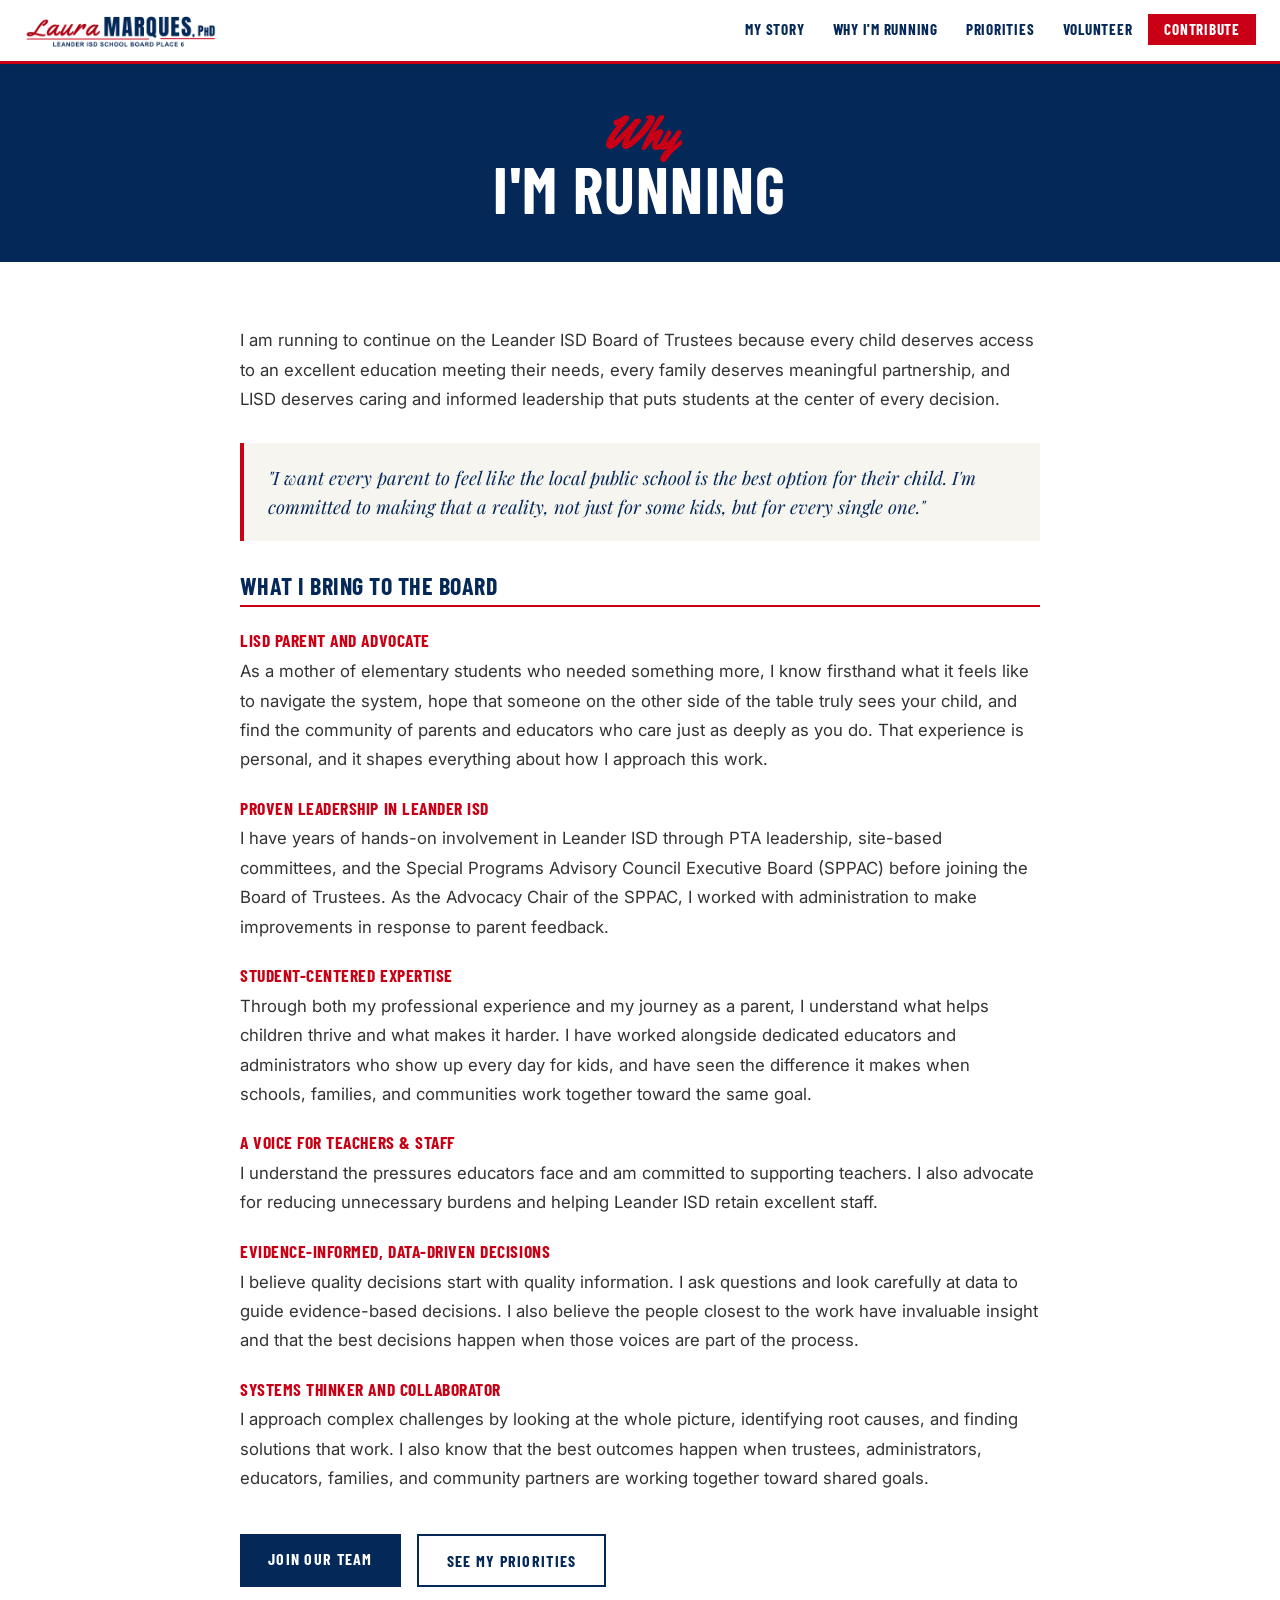
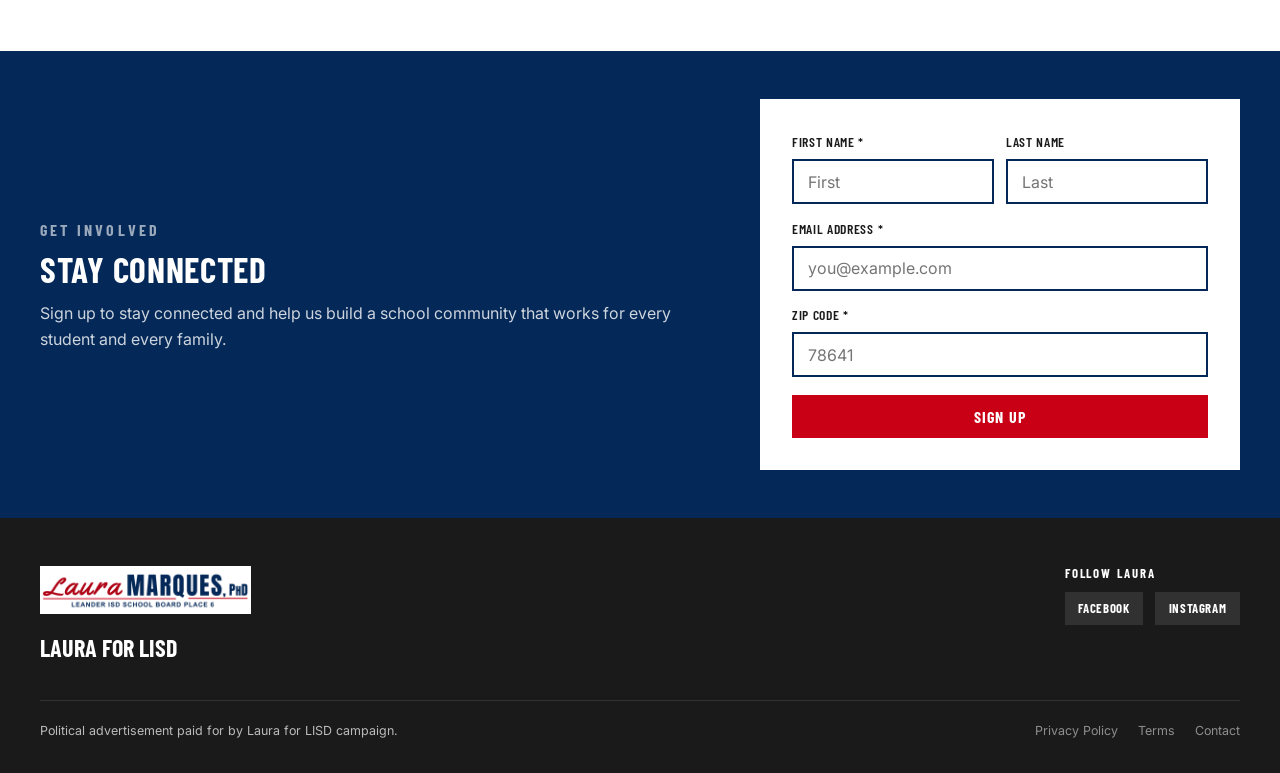
<file: why.html>
<!DOCTYPE html>
<html lang="en">
<head>
  <meta charset="UTF-8" />
  <meta name="viewport" content="width=device-width, initial-scale=1.0" />
  <title>Why I'm Running – Laura for LISD</title>
  <meta name="description" content="Why Dr. Laura Marques is running for the Leander ISD Board of Trustees." />
  <link rel="stylesheet" href="styles.css" />
  <script src="posthog.js"></script>
</head>
<body>

<!-- ── HEADER ── -->
<header>
  <a href="index.html" class="header-logo">
    <img src="images/logo small.png" alt="Laura for LISD" />
  </a>
  <nav>
    <ul>
      <li><a href="meet-laura.html">My Story</a></li>
      <li><a href="why.html">Why I'm Running</a></li>
      <li><a href="priorities.html">Priorities</a></li>
      <li><a href="volunteer.html">Volunteer</a></li>
      <li><a href="https://donateway.com/donate/6EZKHtOQ/laura-for-lisd/payment" class="btn-contribute" target="_blank" rel="noopener">Contribute</a></li>
    </ul>
  </nav>
  <button class="hamburger" id="hamburger" aria-label="Open menu">
    <span></span><span></span><span></span>
  </button>
</header>
<nav class="mobile-nav" id="mobile-nav">
  <a href="meet-laura.html">My Story</a>
  <a href="why.html">Why I'm Running</a>
  <a href="priorities.html">Priorities</a>
  <a href="volunteer.html">Volunteer</a>
  <a href="https://donateway.com/donate/6EZKHtOQ/laura-for-lisd/payment" class="btn-contribute-mobile" target="_blank" rel="noopener">Contribute</a>
</nav>

<!-- ── PAGE HERO ── -->
<div class="page-hero">
  <h1>
    <span class="cursive-accent">Why</span>
    I'm Running
  </h1>
</div>

<!-- ── STRENGTHS BODY ── -->
<div class="strengths-body">
  <div class="strengths-inner">

    <!-- Featured photo placeholder — re-enable when final photo is ready -->
    <!-- <div style="width:100%;height:360px;background:linear-gradient(135deg,#042857,#073580);display:flex;align-items:center;justify-content:center;margin-bottom:2.5rem;">
      <span style="font-family:'Barlow Condensed',sans-serif;font-size:1rem;color:rgba(255,255,255,0.35);text-transform:uppercase;letter-spacing:0.1em;">Featured Photo Placeholder</span>
    </div> -->

    <p>I am running to continue on the Leander ISD Board of Trustees because every child deserves access to an excellent education meeting their needs, every family deserves meaningful partnership, and LISD deserves caring and informed leadership that puts students at the center of every decision.</p>

    <blockquote class="strengths-quote">"I want every parent to feel like the local public school is the best option for their child. I'm committed to making that a reality, not just for some kids, but for every single one."</blockquote>

    <h3 class="strengths-subhead">What I Bring to the Board</h3>

    <h4 class="strengths-subhead-sm">LISD Parent and Advocate</h4>
    <p>As a mother of elementary students who needed something more, I know firsthand what it feels like to navigate the system, hope that someone on the other side of the table truly sees your child, and find the community of parents and educators who care just as deeply as you do. That experience is personal, and it shapes everything about how I approach this work.</p>

    <h4 class="strengths-subhead-sm">Proven Leadership in Leander ISD</h4>
    <p>I have years of hands-on involvement in Leander ISD through PTA leadership, site-based committees, and the Special Programs Advisory Council Executive Board (SPPAC) before joining the Board of Trustees. As the Advocacy Chair of the SPPAC, I worked with administration to make improvements in response to parent feedback.</p>

    <h4 class="strengths-subhead-sm">Student-Centered Expertise</h4>
    <p>Through both my professional experience and my journey as a parent, I understand what helps children thrive and what makes it harder. I have worked alongside dedicated educators and administrators who show up every day for kids, and have seen the difference it makes when schools, families, and communities work together toward the same goal.</p>

    <h4 class="strengths-subhead-sm">A Voice for Teachers &amp; Staff</h4>
    <p>I understand the pressures educators face and am committed to supporting teachers. I also advocate for reducing unnecessary burdens and helping Leander ISD retain excellent staff.</p>

    <h4 class="strengths-subhead-sm">Evidence-Informed, Data-Driven Decisions</h4>
    <p>I believe quality decisions start with quality information. I ask questions and look carefully at data to guide evidence-based decisions. I also believe the people closest to the work have invaluable insight and that the best decisions happen when those voices are part of the process.</p>

    <h4 class="strengths-subhead-sm">Systems Thinker and Collaborator</h4>
    <p>I approach complex challenges by looking at the whole picture, identifying root causes, and finding solutions that work. I also know that the best outcomes happen when trustees, administrators, educators, families, and community partners are working together toward shared goals.</p>

    <div class="cta-row">
      <a href="volunteer.html" class="btn btn-secondary">Join Our Team</a>
      <a href="priorities.html" class="btn btn-outline">See My Priorities</a>
    </div>
  </div>
</div>

<!-- ── SECOND EMAIL SIGNUP ── -->
<section class="email-signup-section">
  <div class="container">
    <div class="email-signup-inner">
      <div class="email-signup-text">
        <p class="section-label" style="color:rgba(255,255,255,0.6);">Get Involved</p>
        <h2>Stay Connected</h2>
        <p>Sign up to stay connected and help us build a school community that works for every student and every family.</p>
      </div>
      <div class="email-signup-card">
        <form class="signup-form" action="https://formspree.io/f/mkoekywy" method="POST">
          <div class="form-row">
            <div class="form-group">
              <label for="first-name">First Name *</label>
              <input type="text" id="first-name" name="first_name" required placeholder="First" />
            </div>
            <div class="form-group">
              <label for="last-name">Last Name</label>
              <input type="text" id="last-name" name="last_name" placeholder="Last" />
            </div>
          </div>
          <div class="form-group">
            <label for="email">Email Address *</label>
            <input type="email" id="email" name="email" required placeholder="you@example.com" />
          </div>
          <div class="form-group">
            <label for="zip">ZIP Code *</label>
            <input type="text" id="zip" name="zip" required placeholder="78641" maxlength="10" />
          </div>
          <button type="submit" class="btn btn-primary btn-full">Sign Up</button>
        </form>
      </div>
    </div>
  </div>
</section>

<!-- ── FOOTER ── -->
<footer>
  <div class="footer-inner">
    <div class="footer-top">
      <div>
        <a href="index.html" class="footer-logo">
          <img src="images/logo small.png" alt="Laura for LISD" />
        </a>
        <p class="footer-tagline">Laura for LISD</p>
      </div>
      <div class="footer-socials">
        <h4>Follow Laura</h4>
        <div class="social-links">
          <a href="https://www.facebook.com/profile.php?id=61587624795198" class="social-link" target="_blank" rel="noopener">Facebook</a>
          <a href="https://www.instagram.com/lauraforlisd/" class="social-link" target="_blank" rel="noopener">Instagram</a>
        </div>
      </div>
    </div>
    <div class="footer-bottom">
      <p>Political advertisement paid for by Laura for LISD campaign.</p>
      <div style="display:flex;gap:1.25rem;">
        <a href="#">Privacy Policy</a>
        <a href="#">Terms</a>
        <a href="mailto:lauraforlisd@gmail.com">Contact</a>
      </div>
    </div>
  </div>
</footer>

<script>
  const hamburger = document.getElementById('hamburger');
  const mobileNav = document.getElementById('mobile-nav');
  hamburger.addEventListener('click', () => mobileNav.classList.toggle('open'));

  document.querySelectorAll('a[href*="donateway.com"]').forEach(el => {
    el.addEventListener('click', () => posthog.capture('contribute_clicked', { location: 'nav' }));
  });

  document.querySelectorAll('.social-link').forEach(el => {
    el.addEventListener('click', () => posthog.capture('social_link_clicked', { platform: el.textContent.trim().toLowerCase() }));
  });

  document.querySelector('.signup-form').addEventListener('submit', function() {
    const email = this.querySelector('input[type="email"]').value;
    posthog.identify(email, { email });
    posthog.capture('email_signup_submitted', { page: 'why' });
  });
</script>
</body>
</html>
</file>
<file: styles.css>
@import url('https://fonts.googleapis.com/css2?family=Barlow+Condensed:wght@400;600;700;800&family=Inter:wght@400;500;600&family=Playfair+Display:ital,wght@0,700;1,700&family=Yellowtail&display=swap');

*, *::before, *::after { box-sizing: border-box; margin: 0; padding: 0; }

:root {
  --blue: #042857;
  --red: #c90015;
  --white: #ffffff;
  --off-white: #f7f5f0;
  --text: #1a1a1a;
  --light-gray: #e5e5e5;
}

html { font-size: 16px; scroll-behavior: smooth; }

body {
  font-family: 'Inter', sans-serif;
  color: var(--text);
  background: var(--white);
  line-height: 1.6;
}

/* ── TYPOGRAPHY ── */
h1, h2, h3, h4 {
  font-family: 'Barlow Condensed', sans-serif;
  text-transform: uppercase;
  letter-spacing: 0.02em;
  line-height: 1.1;
}

.display-accent {
  font-family: 'Playfair Display', serif;
  text-transform: none;
  font-style: italic;
  letter-spacing: 0;
}

.cursive-accent {
  font-family: 'Yellowtail', cursive;
  text-transform: none;
  color: var(--red);
  letter-spacing: 0;
  line-height: 1;
}

/* ── HEADER / NAV ── */
header {
  position: sticky;
  top: 0;
  z-index: 100;
  background: var(--white);
  display: flex;
  align-items: center;
  justify-content: space-between;
  padding: 0 1.5rem;
  height: 64px;
  box-shadow: 0 2px 6px rgba(4,40,87,0.12);
  border-bottom: 3px solid var(--red);
}

.header-logo img {
  height: 44px;
  display: block;
}

nav ul {
  list-style: none;
  display: flex;
  gap: 0.25rem;
  align-items: center;
}

nav a {
  font-family: 'Barlow Condensed', sans-serif;
  font-weight: 700;
  font-size: 0.95rem;
  text-transform: uppercase;
  letter-spacing: 0.05em;
  color: var(--blue);
  text-decoration: none;
  padding: 0.4rem 0.75rem;
  transition: background 0.15s, color 0.15s;
}

nav a:hover { background: var(--off-white); }

nav .btn-contribute {
  background: var(--red);
  color: var(--white);
  padding: 0.4rem 1rem;
}

nav .btn-contribute:hover { background: #a5000f; }

/* Hamburger */
.hamburger {
  display: none;
  flex-direction: column;
  gap: 5px;
  background: none;
  border: none;
  cursor: pointer;
  padding: 4px;
}
.hamburger span {
  display: block;
  width: 24px;
  height: 2px;
  background: var(--blue);
  transition: all 0.2s;
}

/* Mobile nav */
.mobile-nav {
  display: none;
  position: fixed;
  top: 64px;
  left: 0;
  right: 0;
  background: var(--blue);
  z-index: 99;
  flex-direction: column;
  padding: 1rem 0 1.5rem;
  border-top: 2px solid var(--red);
}

.mobile-nav.open { display: flex; }

.mobile-nav a {
  font-family: 'Barlow Condensed', sans-serif;
  font-weight: 700;
  font-size: 1.2rem;
  text-transform: uppercase;
  letter-spacing: 0.05em;
  color: var(--white);
  text-decoration: none;
  padding: 0.75rem 2rem;
  border-bottom: 1px solid rgba(255,255,255,0.08);
}

.mobile-nav a:last-child { border-bottom: none; }

.mobile-nav .btn-contribute-mobile {
  background: var(--red);
  margin: 1rem 2rem 0;
  text-align: center;
  border-bottom: none !important;
  padding: 0.75rem 1rem !important;
}

/* ── BUTTONS ── */
.btn {
  display: inline-block;
  font-family: 'Barlow Condensed', sans-serif;
  font-weight: 700;
  font-size: 1rem;
  text-transform: uppercase;
  letter-spacing: 0.08em;
  padding: 0.75rem 1.75rem;
  text-decoration: none;
  cursor: pointer;
  border: none;
  transition: background 0.15s, color 0.15s;
}

.btn-primary { background: var(--red); color: var(--white); }
.btn-primary:hover { background: #a5000f; }

.btn-secondary { background: var(--blue); color: var(--white); }
.btn-secondary:hover { background: #031e42; }

.btn-outline {
  background: transparent;
  color: var(--blue);
  border: 2px solid var(--blue);
}
.btn-outline:hover { background: var(--blue); color: var(--white); }

.btn-outline-white {
  background: transparent;
  color: var(--white);
  border: 2px solid var(--white);
}
.btn-outline-white:hover { background: var(--white); color: var(--blue); }

.btn-lg { font-size: 1.15rem; padding: 0.9rem 2.25rem; }
.btn-full { width: 100%; text-align: center; }

/* ── FORMS ── */
.form-group { display: flex; flex-direction: column; gap: 0.4rem; }
.form-group label {
  font-family: 'Barlow Condensed', sans-serif;
  font-weight: 600;
  font-size: 0.85rem;
  text-transform: uppercase;
  letter-spacing: 0.05em;
}

input[type="text"],
input[type="email"],
input[type="tel"],
input[type="number"] {
  width: 100%;
  padding: 0.65rem 0.85rem;
  border: 2px solid var(--blue);
  font-family: 'Inter', sans-serif;
  font-size: 1rem;
  background: var(--white);
  color: var(--text);
  outline: none;
  transition: border-color 0.15s;
}

input:focus { border-color: var(--red); }

/* ── HERO ── */
.hero {
  position: relative;
  min-height: auto;
  display: flex;
  align-items: flex-start;
  overflow: hidden;
  padding: 0;
}

.hero-bg {
  position: absolute;
  inset: 0;
  background: linear-gradient(135deg, var(--blue) 0%, #073580 100%);
}

.hero-bg-img {
  position: absolute;
  inset: 0;
  width: 100%;
  height: 100%;
  object-fit: cover;
  opacity: 0.25;
}

.hero-content {
  position: relative;
  z-index: 1;
  width: 100%;
  max-width: 1200px;
  margin: 0 auto;
  padding: 1rem 1.5rem 2rem;
  display: grid;
  grid-template-columns: 1fr 420px;
  gap: 4rem;
  align-items: start;
}

.hero-tagline {
  font-size: 0.9rem;
  font-weight: 600;
  text-transform: uppercase;
  letter-spacing: 0.15em;
  color: var(--red);
  margin-bottom: 0.75rem;
}

.hero h1 {
  font-size: clamp(2.8rem, 6vw, 5rem);
  color: var(--white);
  margin-bottom: 1.25rem;
}

.hero h1 .cursive-accent {
  display: block;
  font-size: clamp(2.2rem, 5vw, 4rem);
  color: var(--red);
  margin-bottom: -0.25rem;
}

.hero-sub {
  font-size: 1.1rem;
  color: rgba(255,255,255,0.85);
  margin-bottom: 2rem;
  max-width: 520px;
}

.hero-cta { display: flex; gap: 1rem; flex-wrap: wrap; }

/* Signup card */
.signup-card {
  background: var(--white);
  padding: 2rem;
  box-shadow: 0 8px 32px rgba(0,0,0,0.3);
}

.signup-card h3 {
  font-size: 1.4rem;
  color: var(--blue);
  margin-bottom: 1.25rem;
}

.signup-form { display: flex; flex-direction: column; gap: 0.85rem; }

.form-row { display: grid; grid-template-columns: 1fr 1fr; gap: 0.75rem; }

.signup-form .btn { margin-top: 0.25rem; }

.signup-disclaimer {
  font-size: 0.72rem;
  color: #666;
  margin-top: 0.5rem;
  line-height: 1.4;
}

/* ── SECTION BASE ── */
section { padding: 5rem 1.5rem; }

.container {
  max-width: 1200px;
  margin: 0 auto;
}

.section-label {
  font-family: 'Barlow Condensed', sans-serif;
  font-size: 0.8rem;
  font-weight: 700;
  text-transform: uppercase;
  letter-spacing: 0.2em;
  color: var(--red);
  margin-bottom: 0.5rem;
}

.section-title {
  font-size: clamp(2rem, 4vw, 3rem);
  color: var(--blue);
  margin-bottom: 1.25rem;
}

.section-title .cursive-accent {
  font-size: 0.75em;
  display: inline;
}

/* ── MEET LAURA ── */
.meet-section { background: var(--off-white); }

.meet-grid {
  display: grid;
  grid-template-columns: 1fr 1fr;
  gap: 4rem;
  align-items: center;
}

.meet-img {
  position: relative;
}

.meet-img img {
  width: 100%;
  display: block;
  object-fit: cover;
}

.meet-img::before {
  content: '';
  position: absolute;
  inset: -10px -10px 10px 10px;
  border: 3px solid var(--red);
  z-index: 0;
}

.meet-img img { position: relative; z-index: 1; }

.meet-text h2 { color: var(--blue); margin-bottom: 0.25rem; }

.meet-text p {
  font-size: 1.05rem;
  color: #333;
  margin-bottom: 1.5rem;
}

.meet-ctas { display: flex; gap: 1rem; flex-wrap: wrap; }

/* ── DONATE + VOLUNTEER ── */
.action-section { background: var(--blue); }

.action-grid {
  display: grid;
  grid-template-columns: 1fr 1fr;
  gap: 0;
  border: 2px solid rgba(255,255,255,0.15);
}

.action-col {
  padding: 3rem;
}

.action-col:first-child {
  border-right: 2px solid rgba(255,255,255,0.15);
}

.action-col h2 {
  font-size: 2rem;
  color: var(--white);
  margin-bottom: 0.75rem;
}

.action-col p {
  color: rgba(255,255,255,0.8);
  margin-bottom: 1.75rem;
  font-size: 0.95rem;
}

.donate-amounts {
  display: grid;
  grid-template-columns: repeat(3, 1fr);
  gap: 0.5rem;
  margin-bottom: 1rem;
}

.donate-btn {
  background: transparent;
  border: 2px solid var(--white);
  color: var(--white);
  font-family: 'Barlow Condensed', sans-serif;
  font-weight: 700;
  font-size: 1.1rem;
  padding: 0.65rem;
  cursor: pointer;
  text-align: center;
  text-decoration: none;
  display: block;
  transition: background 0.15s, color 0.15s;
}

.donate-btn:hover { background: var(--white); color: var(--blue); }

.donate-other {
  display: block;
  text-align: center;
  color: rgba(255,255,255,0.7);
  font-size: 0.85rem;
  text-decoration: underline;
  margin-top: 0.5rem;
  cursor: pointer;
}

/* ── PRIORITIES ── */
.priorities-section { background: var(--white); }

.priorities-header {
  display: flex;
  align-items: flex-end;
  justify-content: space-between;
  margin-bottom: 2rem;
  flex-wrap: wrap;
  gap: 1rem;
}

.priorities-carousel-wrap {
  position: relative;
  overflow: hidden;
}

.priorities-carousel {
  display: flex;
  gap: 1.5rem;
  overflow-x: auto;
  scroll-snap-type: x mandatory;
  -webkit-overflow-scrolling: touch;
  padding-bottom: 1rem;
  scrollbar-width: none;
}

.priorities-carousel::-webkit-scrollbar { display: none; }

.priority-card {
  flex: 0 0 280px;
  scroll-snap-align: start;
  background: var(--off-white);
  border-top: 4px solid var(--red);
  padding: 0;
  overflow: hidden;
  display: flex;
  flex-direction: column;
}

.priority-card-img {
  width: 100%;
  height: 180px;
  background: var(--blue);
  display: flex;
  align-items: center;
  justify-content: center;
  overflow: hidden;
}

.priority-card-img img {
  width: 100%;
  height: 100%;
  object-fit: cover;
  opacity: 0.7;
}

.priority-card-img .priority-icon {
  width: 3rem;
  height: 3rem;
  color: var(--white);
}

.priority-card-body { padding: 1.25rem 1.25rem 1.5rem; flex: 1; }

.priority-card-body h3 {
  font-size: 1.1rem;
  color: var(--blue);
  margin-bottom: 0.5rem;
}

.priority-card-body p {
  font-size: 0.88rem;
  color: #444;
  line-height: 1.5;
}

.carousel-scroll-hint {
  text-align: center;
  font-size: 0.8rem;
  color: #888;
  margin-top: 0.75rem;
}

/* ── SECOND EMAIL SIGNUP ── */
.email-signup-section { background: var(--blue); padding-top: 3rem; padding-bottom: 3rem; }

.email-signup-inner {
  display: grid;
  grid-template-columns: 1fr 480px;
  gap: 4rem;
  align-items: center;
}

.email-signup-text h2 { font-size: 2.2rem; color: var(--white); margin-bottom: 0.75rem; }
.email-signup-text p { color: rgba(255,255,255,0.8); font-size: 1rem; }

.email-signup-card { background: var(--white); padding: 2rem; }

/* ── FOOTER ── */
footer {
  background: var(--text);
  color: rgba(255,255,255,0.7);
  padding: 3rem 1.5rem 2rem;
}

.footer-inner {
  max-width: 1200px;
  margin: 0 auto;
}

.footer-top {
  display: flex;
  justify-content: space-between;
  align-items: flex-start;
  gap: 2rem;
  margin-bottom: 2rem;
  flex-wrap: wrap;
}

.footer-logo img { height: 48px; }

.footer-tagline {
  font-family: 'Barlow Condensed', sans-serif;
  font-size: 1.5rem;
  font-weight: 700;
  text-transform: uppercase;
  color: var(--white);
  margin-top: 0.5rem;
}

.footer-socials h4 {
  font-family: 'Barlow Condensed', sans-serif;
  font-size: 0.8rem;
  font-weight: 700;
  text-transform: uppercase;
  letter-spacing: 0.15em;
  color: var(--white);
  margin-bottom: 0.75rem;
}

.social-links { display: flex; gap: 0.75rem; flex-wrap: wrap; }

.social-link {
  display: inline-block;
  background: rgba(255,255,255,0.1);
  color: var(--white);
  text-decoration: none;
  font-family: 'Barlow Condensed', sans-serif;
  font-weight: 700;
  font-size: 0.8rem;
  text-transform: uppercase;
  letter-spacing: 0.05em;
  padding: 0.4rem 0.85rem;
  transition: background 0.15s;
}

.social-link:hover { background: var(--red); }

.footer-bottom {
  border-top: 1px solid rgba(255,255,255,0.1);
  padding-top: 1.25rem;
  font-size: 0.78rem;
  display: flex;
  justify-content: space-between;
  align-items: center;
  flex-wrap: wrap;
  gap: 0.5rem;
}

.footer-bottom a { color: rgba(255,255,255,0.5); text-decoration: none; }
.footer-bottom a:hover { color: var(--white); }

/* ── INTERIOR PAGE HERO ── */
.page-hero {
  background: var(--blue);
  padding: 3rem 1.5rem 2.4rem;
  text-align: center;
}

.page-hero h1 { font-size: clamp(2.5rem, 5vw, 4rem); color: var(--white); }
.page-hero .cursive-accent { display: block; font-size: 0.7em; margin-bottom: -0.2rem; }

/* ── MEET LAURA PAGE ── */
.bio-page { padding: 4rem 1.5rem; }

.bio-page-inner {
  max-width: 860px;
  margin: 0 auto;
}

.bio-featured-img {
  width: 100%;
  max-height: 480px;
  object-fit: cover;
  margin-bottom: 2.5rem;
  display: block;
}

.bio-page-inner h1 { font-size: clamp(2rem, 4vw, 3rem); color: var(--blue); margin-bottom: 1.5rem; }

.bio-body p {
  font-size: 1.05rem;
  color: #333;
  margin-bottom: 1.25rem;
  line-height: 1.75;
}

.bio-body hr { border: none; border-top: 2px solid var(--light-gray); margin: 2rem 0; }

.bio-body .cta-row { display: flex; gap: 1rem; flex-wrap: wrap; margin-top: 2rem; }

/* ── STRENGTHS PAGE ── */
.strengths-body { padding: 4rem 1.5rem; }
.strengths-inner { max-width: 800px; margin: 0 auto; }
.strengths-inner h1 { font-size: clamp(2rem, 4vw, 3rem); color: var(--blue); margin-bottom: 2rem; }

.strengths-inner .featured-img {
  width: 100%;
  max-height: 480px;
  object-fit: cover;
  margin-bottom: 2.5rem;
}

.strengths-inner p {
  font-size: 1.05rem;
  color: #333;
  margin-bottom: 1.25rem;
  line-height: 1.75;
}

.strengths-inner strong { color: var(--blue); }

.strengths-inner .cta-row { display: flex; gap: 1rem; flex-wrap: wrap; margin-top: 2.5rem; }

.strengths-quote {
  border-left: 4px solid var(--red);
  background: var(--off-white);
  padding: 1.25rem 1.5rem;
  margin: 1.75rem 0;
  font-family: 'Playfair Display', serif;
  font-style: italic;
  font-size: 1.15rem;
  color: var(--blue);
  line-height: 1.6;
}

.strengths-subhead {
  font-family: 'Barlow Condensed', sans-serif;
  font-size: 1.5rem;
  font-weight: 700;
  text-transform: uppercase;
  color: var(--blue);
  margin-top: 2rem;
  margin-bottom: 0.75rem;
  border-bottom: 2px solid var(--red);
  padding-bottom: 0.35rem;
}

.strengths-subhead-sm {
  font-family: 'Barlow Condensed', sans-serif;
  font-size: 1.1rem;
  font-weight: 700;
  text-transform: uppercase;
  color: var(--red);
  margin-top: 1.5rem;
  margin-bottom: 0.4rem;
  letter-spacing: 0.03em;
}

/* ── PRIORITIES PAGE ── */
.priorities-page { padding: 4rem 1.5rem; }

.priorities-page-inner { max-width: 1100px; margin: 0 auto; }

.priorities-page-intro {
  font-size: 1.05rem;
  color: #444;
  max-width: 680px;
  margin-bottom: 3rem;
}

.priorities-grid {
  display: grid;
  grid-template-columns: repeat(auto-fill, minmax(280px, 1fr));
  gap: 2rem;
}

.priority-full-card {
  border-top: 4px solid var(--red);
  background: var(--off-white);
  overflow: hidden;
  scroll-margin-top: 72px;
}

.priority-card-body p a {
  color: var(--blue);
  font-weight: 600;
}

.priority-full-card-img {
  width: 100%;
  height: 200px;
  background: var(--blue);
  display: flex;
  align-items: center;
  justify-content: center;
}

.priority-full-card-img .priority-icon { width: 3.5rem; height: 3.5rem; color: var(--white); }

.priority-full-card-body { padding: 1.5rem; }

.priority-full-card-body h3 {
  font-size: 1.25rem;
  color: var(--blue);
  margin-bottom: 0.75rem;
}

.priority-full-card-body p {
  font-size: 0.9rem;
  color: #444;
  line-height: 1.6;
  margin-bottom: 0.75rem;
}

.priority-tag {
  display: inline-block;
  background: var(--blue);
  color: var(--white);
  font-family: 'Barlow Condensed', sans-serif;
  font-size: 0.75rem;
  font-weight: 700;
  text-transform: uppercase;
  letter-spacing: 0.05em;
  padding: 0.2rem 0.6rem;
  margin-right: 0.35rem;
  margin-bottom: 0.35rem;
}

/* ── VOLUNTEER PAGE ── */
.volunteer-page { padding: 4rem 1.5rem; }

.volunteer-inner {
  max-width: 640px;
  margin: 0 auto;
}

.volunteer-inner h1 { font-size: clamp(2rem, 4vw, 3rem); color: var(--blue); margin-bottom: 0.75rem; }

.volunteer-inner .lead {
  font-size: 1.1rem;
  color: #444;
  margin-bottom: 2.5rem;
}

.volunteer-form { display: flex; flex-direction: column; gap: 1rem; }
.volunteer-form .form-row { display: grid; grid-template-columns: 1fr 1fr; gap: 0.75rem; }
.volunteer-form .form-group label { color: var(--blue); }

.volunteer-disclaimer {
  font-size: 0.75rem;
  color: #777;
  line-height: 1.5;
  margin-top: 0.25rem;
}

/* ── HOW TO HELP CHECKBOXES ── */
.how-to-help {
  border-top: 2px solid var(--light-gray);
  padding-top: 1.25rem;
  margin-top: 0.5rem;
}

.how-to-help-title {
  font-family: 'Barlow Condensed', sans-serif;
  font-weight: 700;
  font-size: 1rem;
  text-transform: uppercase;
  letter-spacing: 0.05em;
  color: var(--blue);
  margin-bottom: 0.85rem;
}

.checkbox-list {
  display: flex;
  flex-direction: column;
  gap: 0.55rem;
}

.checkbox-item {
  display: flex;
  align-items: flex-start;
  gap: 0.6rem;
  cursor: pointer;
  line-height: 1.4;
}

.checkbox-item input[type="checkbox"] {
  appearance: none;
  -webkit-appearance: none;
  width: 18px;
  height: 18px;
  min-width: 18px;
  border: 2px solid var(--blue);
  background: var(--white);
  margin-top: 2px;
  cursor: pointer;
  position: relative;
  transition: background 0.15s, border-color 0.15s;
}

.checkbox-item input[type="checkbox"]:checked {
  background: var(--blue);
  border-color: var(--blue);
}

.checkbox-item input[type="checkbox"]:checked::after {
  content: '';
  position: absolute;
  left: 3px;
  top: 0px;
  width: 8px;
  height: 11px;
  border: 2px solid var(--white);
  border-top: none;
  border-left: none;
  transform: rotate(45deg);
}

.checkbox-item input[type="checkbox"]:focus {
  outline: 2px solid var(--red);
  outline-offset: 1px;
}

.checkbox-item span {
  font-size: 0.9rem;
  color: var(--text);
}

.how-to-help textarea {
  width: 100%;
  padding: 0.65rem 0.85rem;
  border: 2px solid var(--blue);
  font-family: 'Inter', sans-serif;
  font-size: 0.9rem;
  background: var(--white);
  color: var(--text);
  resize: vertical;
  min-height: 80px;
  outline: none;
  transition: border-color 0.15s;
  margin-top: 0.25rem;
}

.how-to-help textarea:focus { border-color: var(--red); }

.yard-sign-fields {
  border-left: 3px solid var(--red);
  padding-left: 1rem;
  padding-top: 0.25rem;
  padding-bottom: 0.25rem;
}

.how-to-help .form-group label {
  font-size: 0.85rem;
  color: var(--blue);
}

/* Lighter variant for use inside the dark hero signup card */
.signup-card .how-to-help { border-top-color: var(--light-gray); }
.signup-card .how-to-help-title { color: var(--blue); }

/* ── RESPONSIVE ── */
@media (max-width: 900px) {
  .hero-content {
    grid-template-columns: 1fr;
    gap: 2.5rem;
    padding-top: 1rem;
  }

  .signup-card { max-width: 100%; }

  .meet-grid {
    grid-template-columns: 1fr;
    gap: 2rem;
  }

  .meet-img::before { display: none; }

  .action-grid {
    grid-template-columns: 1fr;
  }

  .action-col:first-child { border-right: none; border-bottom: 2px solid rgba(255,255,255,0.15); }

  .email-signup-inner {
    grid-template-columns: 1fr;
    gap: 2rem;
  }

  nav ul { display: none; }
  .hamburger { display: flex; }

  .footer-top { flex-direction: column; }
}

@media (max-width: 600px) {
  section { padding: 3.5rem 1rem; }
  .email-signup-section { padding-top: 2.1rem; padding-bottom: 2.1rem; }

  .hero-content { padding: 1rem 1rem 2rem; }

  .donate-amounts { grid-template-columns: repeat(3, 1fr); }

  .form-row { grid-template-columns: 1fr; }

  .priority-card { flex: 0 0 240px; }

  .priorities-header { flex-direction: column; align-items: flex-start; }

  .action-col { padding: 2rem 1.25rem; }

  .hero-cta { flex-direction: column; }
  .hero-cta .btn { text-align: center; }
}
</file>
